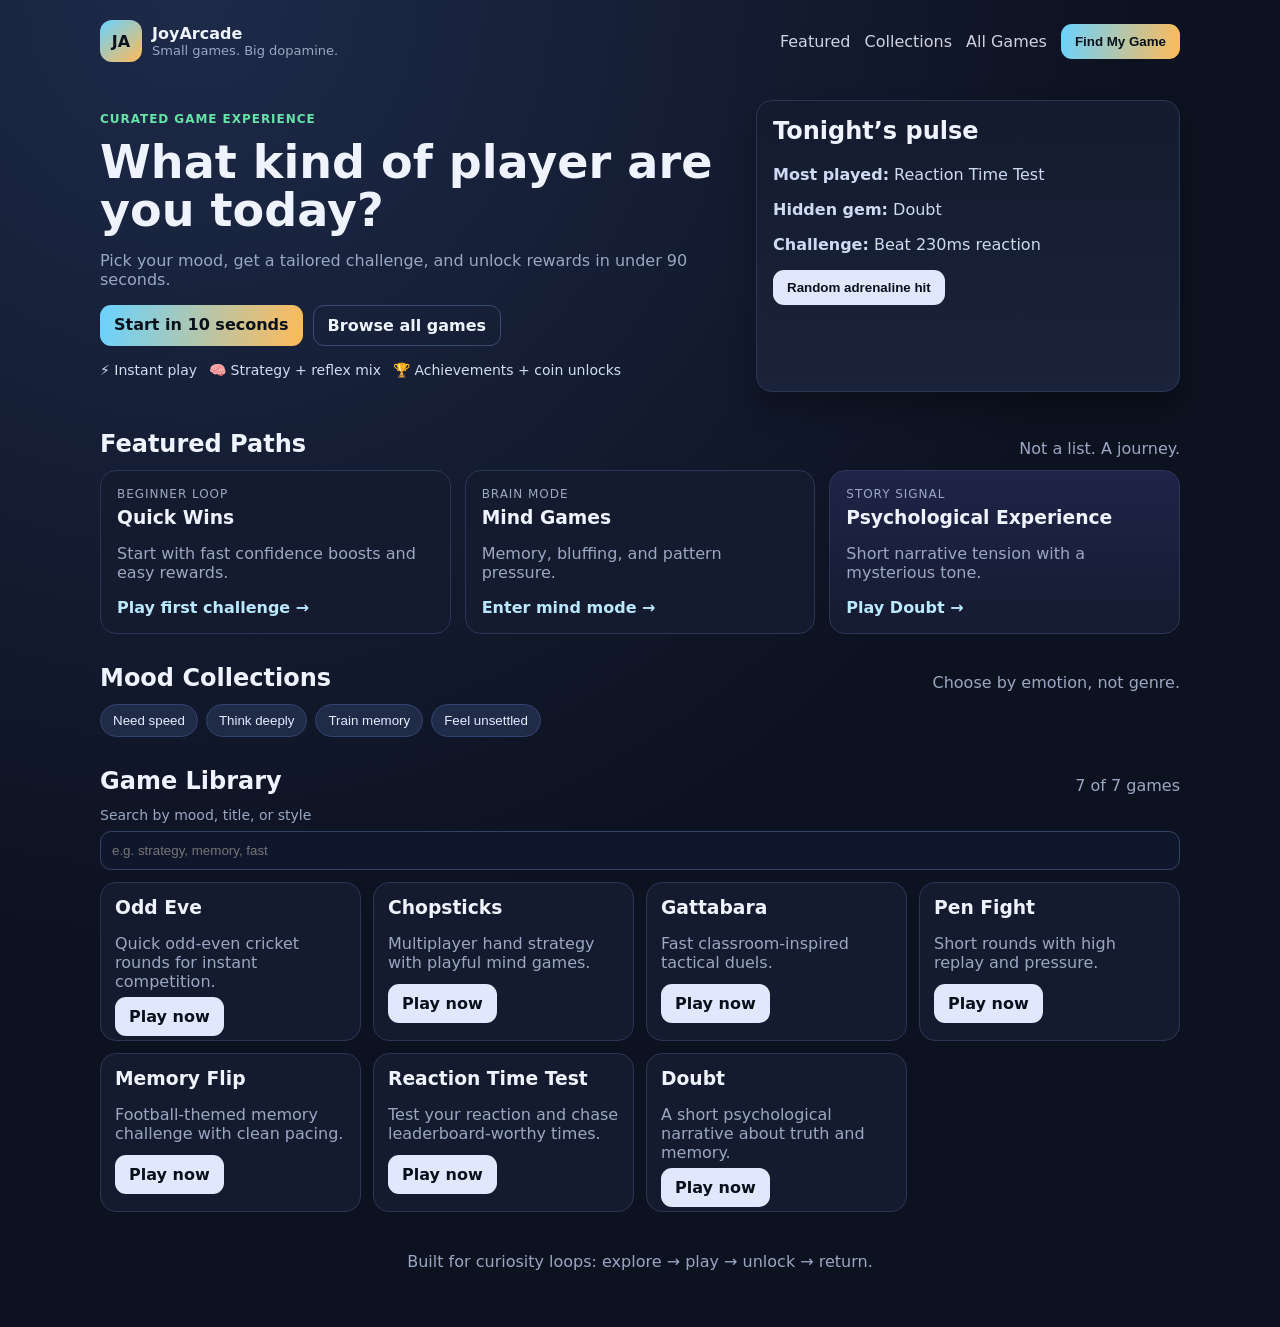
<file: index.html>
<!doctype html>
<html lang="en">
<head>
  <meta charset="utf-8" />
  <meta name="viewport" content="width=device-width, initial-scale=1" />
  <title>JoyArcade — The 90-Second Game Lab</title>
  <meta name="description" content="A curated indie game lab: fast rounds, psychological twists, and replay-worthy micro challenges." />
  <link rel="stylesheet" href="joyarcade.css" />
</head>
<body>
  <a class="skip" href="#main">Skip to content</a>

  <header class="topbar container">
    <div class="brand">
      <div class="logo" aria-hidden="true">JA</div>
      <div>
        <p class="brand-title">JoyArcade</p>
        <p class="brand-sub">Small games. Big dopamine.</p>
      </div>
    </div>

    <nav class="nav" aria-label="Primary">
      <a href="#featured">Featured</a>
      <a href="#collections">Collections</a>
      <a href="#games">All Games</a>
      <button id="take-quiz" class="btn btn-primary">Find My Game</button>
    </nav>
  </header>

  <main id="main" class="container">
    <section class="hero" aria-labelledby="hero-title">
      <div>
        <p class="eyebrow">CURATED GAME EXPERIENCE</p>
        <h1 id="hero-title">What kind of player are you today?</h1>
        <p class="hero-copy">Pick your mood, get a tailored challenge, and unlock rewards in under 90 seconds.</p>

        <div class="hero-actions">
          <a class="btn btn-primary" href="#featured">Start in 10 seconds</a>
          <a class="btn btn-ghost" href="#games">Browse all games</a>
        </div>

        <ul class="trust-row" aria-label="Platform highlights">
          <li>⚡ Instant play</li>
          <li>🧠 Strategy + reflex mix</li>
          <li>🏆 Achievements + coin unlocks</li>
        </ul>
      </div>

      <aside class="hero-panel" aria-label="Live activity preview">
        <h2>Tonight’s pulse</h2>
        <p><strong>Most played:</strong> Reaction Time Test</p>
        <p><strong>Hidden gem:</strong> Doubt</p>
        <p><strong>Challenge:</strong> Beat 230ms reaction</p>
        <button id="randomGameBtn" class="btn btn-secondary">Random adrenaline hit</button>
      </aside>
    </section>

    <section id="featured" class="section" aria-labelledby="featured-title">
      <div class="section-head">
        <h2 id="featured-title">Featured Paths</h2>
        <p>Not a list. A journey.</p>
      </div>
      <div class="path-grid">
        <article class="path-card">
          <p class="path-tag">BEGINNER LOOP</p>
          <h3>Quick Wins</h3>
          <p>Start with fast confidence boosts and easy rewards.</p>
          <a href="reactiontest/index.html">Play first challenge →</a>
        </article>
        <article class="path-card">
          <p class="path-tag">BRAIN MODE</p>
          <h3>Mind Games</h3>
          <p>Memory, bluffing, and pattern pressure.</p>
          <a href="memoryflip/index.html">Enter mind mode →</a>
        </article>
        <article class="path-card path-card-accent">
          <p class="path-tag">STORY SIGNAL</p>
          <h3>Psychological Experience</h3>
          <p>Short narrative tension with a mysterious tone.</p>
          <a href="chosen9/index.html">Play Doubt →</a>
        </article>
      </div>
    </section>

    <section id="collections" class="section" aria-labelledby="collections-title">
      <div class="section-head">
        <h2 id="collections-title">Mood Collections</h2>
        <p>Choose by emotion, not genre.</p>
      </div>
      <div class="chip-row">
        <button class="chip" data-filter="reflex">Need speed</button>
        <button class="chip" data-filter="strategy">Think deeply</button>
        <button class="chip" data-filter="memory">Train memory</button>
        <button class="chip" data-filter="story">Feel unsettled</button>
      </div>
    </section>

    <section id="games" class="section" aria-labelledby="games-title">
      <div class="section-head">
        <h2 id="games-title">Game Library</h2>
        <p id="result-count" aria-live="polite"></p>
      </div>

      <label class="search-wrap" for="game-search">
        <span>Search by mood, title, or style</span>
        <input id="game-search" type="search" placeholder="e.g. strategy, memory, fast" />
      </label>

      <div class="game-grid" id="game-grid">
        <article class="game-card" data-tags="reflex fast score" data-title="Odd Eve">
          <h3>Odd Eve</h3>
          <p>Quick odd-even cricket rounds for instant competition.</p>
          <a class="btn btn-secondary" href="OddEveOffline/index.html">Play now</a>
        </article>
        <article class="game-card" data-tags="strategy social" data-title="Chopsticks">
          <h3>Chopsticks</h3>
          <p>Multiplayer hand strategy with playful mind games.</p>
          <a class="btn btn-secondary" href="Chopsticks/index.html">Play now</a>
        </article>
        <article class="game-card" data-tags="strategy challenge" data-title="Gattabara">
          <h3>Gattabara</h3>
          <p>Fast classroom-inspired tactical duels.</p>
          <a class="btn btn-secondary" href="GTB V2.0/index.html">Play now</a>
        </article>
        <article class="game-card" data-tags="reflex challenge" data-title="Pen Fight">
          <h3>Pen Fight</h3>
          <p>Short rounds with high replay and pressure.</p>
          <a class="btn btn-secondary" href="penfight/index.html">Play now</a>
        </article>
        <article class="game-card" data-tags="memory logic" data-title="Memory Flip">
          <h3>Memory Flip</h3>
          <p>Football-themed memory challenge with clean pacing.</p>
          <a class="btn btn-secondary" href="memoryflip/index.html">Play now</a>
        </article>
        <article class="game-card" data-tags="reflex score fast" data-title="Reaction Time Test">
          <h3>Reaction Time Test</h3>
          <p>Test your reaction and chase leaderboard-worthy times.</p>
          <a class="btn btn-secondary" href="reactiontest/index.html">Play now</a>
        </article>
        <article class="game-card" data-tags="story mystery short" data-title="Doubt">
          <h3>Doubt</h3>
          <p>A short psychological narrative about truth and memory.</p>
          <a class="btn btn-secondary" href="chosen9/index.html">Play now</a>
        </article>
      </div>
    </section>
  </main>

  <footer class="container footer">
    <p>Built for curiosity loops: explore → play → unlock → return.</p>
  </footer>

  <script src="joyarcade.js"></script>
</body>
</html>
</file>
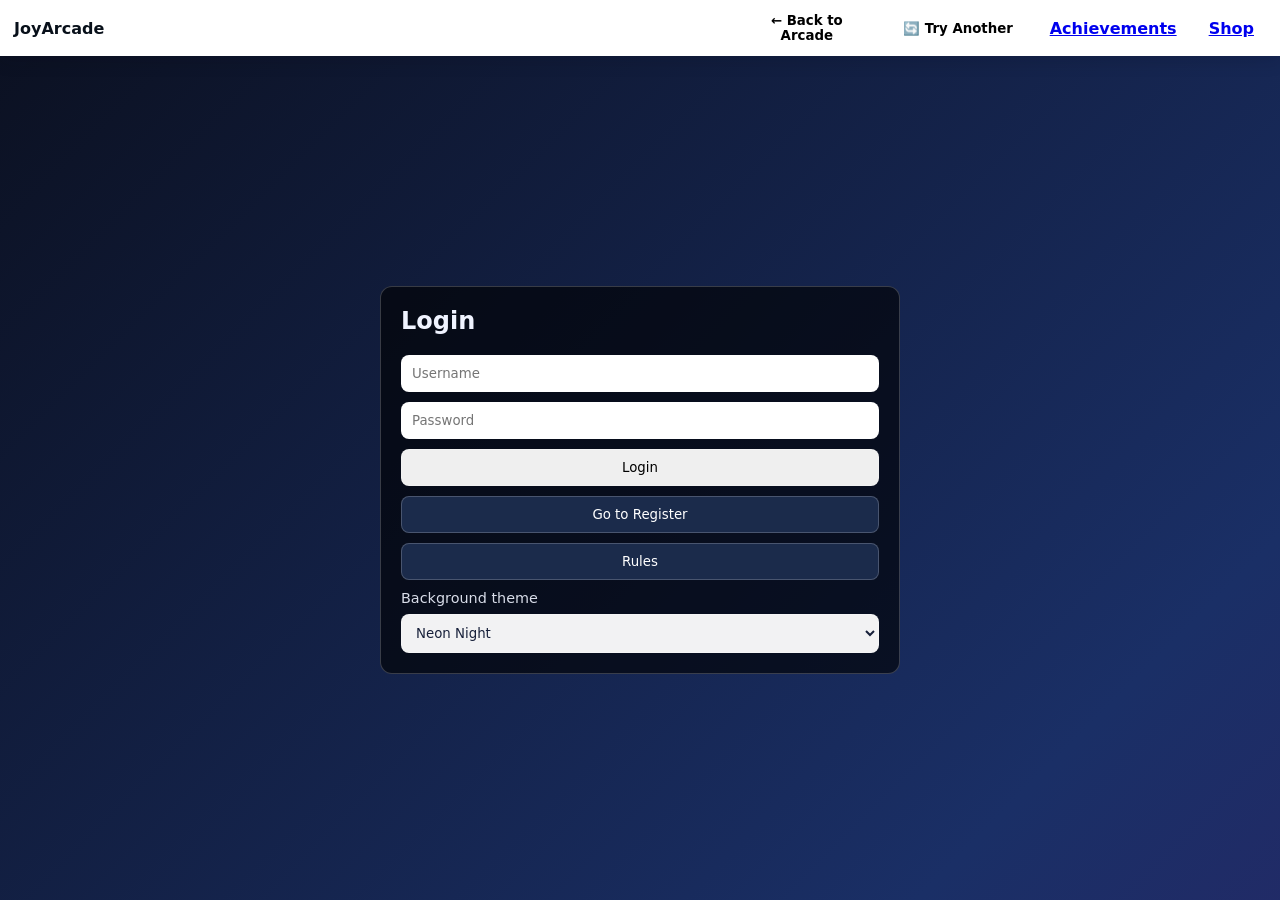
<file: Chopsticks/index.html>
<!DOCTYPE html>
<html lang="en">
<head>
  <meta charset="UTF-8" />
  <meta name="viewport" content="width=device-width, initial-scale=1.0" />
  <title>Chopsticks</title>
  <link rel="icon" href="assets/favicon.png" sizes="any" />
  <link rel="stylesheet" href="style.css" />
  <style>
    /* Minimal header for consistent JoyArcade navigation */
    .joy-header{position:fixed;left:0;right:0;top:0;height:56px;display:flex;align-items:center;justify-content:space-between;padding:8px 14px;background:linear-gradient(180deg,#fff,#fff);color:#08101a;box-shadow:0 6px 16px rgba(2,6,23,0.12);z-index:1200}
    .joy-brand{display:flex;align-items:center;gap:10px;font-weight:800}
    .joy-nav{display:flex;gap:8px;align-items:center}
    .joy-btn{background:transparent;border:0;padding:8px 12px;border-radius:10px;cursor:pointer;font-weight:700}
    .joy-btn.primary{background:linear-gradient(90deg,#2bb3ff,#ffb020);color:#08101a}
    body{padding-top:76px}
  </style>
</head>
<body>
  <link rel="stylesheet" href="../joyarcade.css">
  <header class="joy-header" role="banner">
    <div class="joy-brand"><a href="../index.html" style="text-decoration:none;color:inherit">JoyArcade</a></div>
    <nav class="joy-nav">
      <button id="backToArcade" class="joy-btn">← Back to Arcade</button>
      <button id="tryAnother" class="joy-btn">🔄 Try Another</button>
      <a href="../achievements.html" class="joy-btn">Achievements</a>
      <a href="../shop.html" class="joy-btn">Shop</a>
    </nav>
  </header>
  <div id="auth" class="panel">
    <h2>Login</h2>
    <input id="loginUser" placeholder="Username" autocomplete="username" />
    <input id="loginPass" type="password" placeholder="Password" autocomplete="current-password" />
    <button id="loginBtn">Login</button>
    <button id="goRegisterBtn" class="secondary">Go to Register</button>
    <button id="goRulesBtn" class="secondary">Rules</button>

    <label for="bgPicker" class="label">Background theme</label>
    <select id="bgPicker">
      <option value="neon">Neon Night</option>
      <option value="sunset">Sunset Glow</option>
      <option value="ocean">Ocean Mist</option>
      <option value="forest">Forest Dusk</option>
      <option value="space">Deep Space</option>
    </select>
  </div>

  <div id="register" class="panel hidden">
    <h2>Register</h2>
    <input id="regUser" placeholder="Username" autocomplete="username" />
    <input id="regPass" type="password" placeholder="Password" autocomplete="new-password" />
    <button id="registerBtn">Create Account</button>
    <button id="backLoginFromRegisterBtn" class="secondary">Back to Login</button>
  </div>

  <div id="rules" class="panel hidden rules-card">
    <h2>Game Rules</h2>
    <ul>
      <li>Start: you and AI both begin with <strong>(1,1)</strong>.</li>
      <li>Attack: target += attacker; if target is 5 or more, it becomes 0.</li>
      <li>Dead hands (0) cannot attack or be attacked.</li>
      <li>Merge: only if both hands are alive and total is 4 or less.</li>
      <li>Split: choose two values from 0-4 that keep same total.</li>
      <li>You win when AI has (0,0). You lose when you have (0,0).</li>
      <li>AI difficulty levels adjust how many moves ahead it thinks.</li>
      <li>Have fun and try to outsmart the AI!</li>
      <li>Checkout my other projects at <a href="https://oddeve.netlify.app">Odd-Eve</a></li>
      <li>An updated version is here! <a href="https://cyberoddeven.netlify.app">Updated Odd-Eve</a></li>
      <li>Note: Game may be not chrome-friendly.</li>
    </ul>
    <button id="backLoginFromRulesBtn">Back to Login</button>
  </div>

  <div id="game" class="panel hidden">
    <header>
      <span id="welcome"></span>
      <button id="logoutBtn">Logout</button>
    </header>

    <section class="meta">
      <p id="scoreboard" class="status">Wins: <span id="winsCount">0</span> | Losses: <span id="lossesCount">0</span></p>
      <label class="label" for="difficultySelect">AI Difficulty</label>
      <select id="difficultySelect">
        <option value="easy">Easy (1 move lookahead)</option>
        <option value="medium">Medium (2 moves lookahead)</option>
        <option value="hard">Hard (3 moves lookahead)</option>
      </select>
    </section>

    <div class="board">
      <div class="player">
        <img id="pL" alt="Your left hand" />
        <img id="pR" alt="Your right hand" />
      </div>

      <div class="controls">
        <button id="mergeBtn">Merge</button>
        <button id="splitBtn">Split</button>
      </div>

      <div class="ai">
        <img id="aL" alt="AI left hand" />
        <img id="aR" alt="AI right hand" />
      </div>
    </div>

    <p id="turnStatus" class="status">Your turn</p>
    <p id="trashTalk" class="trash-talk">Ready when you are 👀</p>
    <p class="hint">Select your hand, then click an AI hand to attack.</p>
  </div>

  <div id="end" class="hidden">
    <img id="endImg" alt="Game result" />
    <h2 id="endText"></h2>
    <button id="playAgainBtn">Play Again</button>
  </div>

  <script src="script.js"></script>
  <script>
    (function(){
      const back = document.getElementById('backToArcade');
      const tryBtn = document.getElementById('tryAnother');
      back && back.addEventListener('click', () => location.href = '../index.html');
      const other = ['../reactiontest/index.html','../memoryflip/index.html','../OddEveOffline/index.html','../penfight/index.html','../chosen9/index.html','../GTB V2.0/index.html'];
      tryBtn && tryBtn.addEventListener('click', () => { location.href = other[Math.floor(Math.random()*other.length)]; });
    })();
  </script>
  <script src="../joyarcade.js"></script>
</body>
</html>
</file>
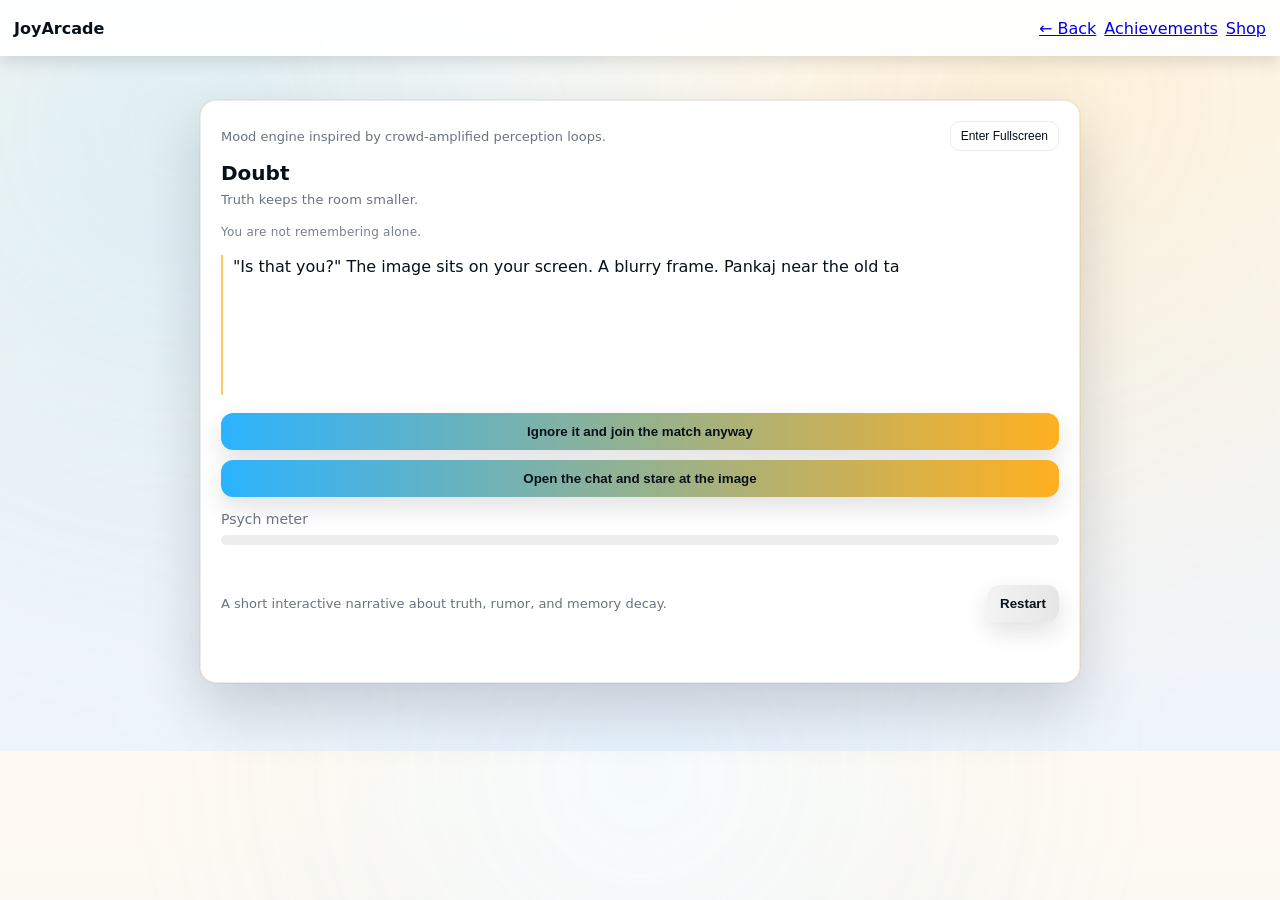
<file: chosen9/index.html>
<!doctype html>
<html lang="en">
<head>
<meta charset="utf-8" />
<meta name="viewport" content="width=device-width,initial-scale=1" />
<title>Doubt - JoyArcade Narrative</title>
<link rel="stylesheet" href="../joyarcade.css">
<style>
  :root{
    --bg-top:#fffaf1;
    --bg-bottom:#eef4fb;
    --panel:#ffffff;
    --panel-border:rgba(8,16,26,0.08);
    --text:#08101a;
    --muted:#6b7280;
    --choice-1:#2bb3ff;
    --choice-2:#ffb020;
    --meter-1:#ffb020;
    --meter-2:#ff7a7a;
    --glow:rgba(255,176,32,0.18);
  }
  body{font-family:Inter,system-ui,Arial,sans-serif;margin:0;padding:28px;background:
    radial-gradient(circle at top,rgba(255,255,255,0.9),transparent 36%),
    linear-gradient(180deg,var(--bg-top),var(--bg-bottom));color:var(--text);transition:background .45s ease,color .45s ease}
  body.doubt-mid{
    --bg-top:#131a2f;
    --bg-bottom:#050811;
    --panel:rgba(10,15,29,0.88);
    --panel-border:rgba(155,219,255,0.12);
    --text:#edf2ff;
    --muted:#aab4cc;
    --choice-1:#9bdbff;
    --choice-2:#ffb56a;
    --meter-1:#ffcf68;
    --meter-2:#ff7d9e;
    --glow:rgba(155,219,255,0.14);
  }
  body.doubt-high{
    --bg-top:#080b14;
    --bg-bottom:#010205;
    --panel:rgba(8,10,18,0.94);
    --panel-border:rgba(255,122,122,0.18);
    --text:#f6f2f2;
    --muted:#cfb9b9;
    --choice-1:#ffd166;
    --choice-2:#ff6b6b;
    --meter-1:#ffd166;
    --meter-2:#ff4d6d;
    --glow:rgba(255,77,109,0.12);
  }
  .container{max-width:880px;margin:72px auto 40px;padding:20px;background:var(--panel);border:1px solid var(--panel-border);border-radius:16px;box-shadow:0 26px 60px rgba(2,6,23,0.16),0 0 0 1px var(--glow);backdrop-filter:blur(10px);transition:background .45s ease,border-color .45s ease,box-shadow .45s ease}
  .bg-ambience{position:fixed;inset:-10%;pointer-events:none;z-index:-1;opacity:.55;filter:blur(34px);background:
    radial-gradient(circle at 20% 20%,rgba(43,179,255,.26),transparent 40%),
    radial-gradient(circle at 75% 18%,rgba(255,176,32,.22),transparent 42%),
    radial-gradient(circle at 50% 80%,rgba(155,219,255,.18),transparent 44%);
    animation:drift 16s ease-in-out infinite alternate}
  body.doubt-mid .bg-ambience{opacity:.72;animation-duration:12s}
  body.doubt-high .bg-ambience{opacity:.86;animation-duration:8s;filter:blur(22px) saturate(1.1)}
  .screen-flash{animation:screenPulse .4s ease}
  .choice-btn:active{transform:translateY(1px) scale(.995)}
  .choice-btn.pop{animation:pop .22s ease}
  .hud{display:flex;justify-content:space-between;align-items:center;gap:10px;margin-bottom:12px}
  .hud .small-btn{border:1px solid var(--panel-border);background:transparent;color:var(--text);padding:7px 10px;border-radius:10px;font-size:12px;cursor:pointer}
  .hud .small-btn:hover{filter:brightness(1.04)}
  h1{margin:0 0 8px;font-size:20px}
  #statusLine{margin:2px 0 18px;font-size:13px;color:var(--muted);letter-spacing:.01em}
  #text{white-space:pre-wrap;min-height:140px;margin-bottom:18px;font-size:16px;line-height:1.55}
  #text.typing{border-left:2px solid rgba(255,176,32,.7);padding-left:10px;animation:caret .9s step-end infinite}
  #choices{display:flex;flex-direction:column;gap:10px}
  .choice-btn{padding:11px 13px;border-radius:12px;border:0;background:linear-gradient(90deg,var(--choice-1),var(--choice-2));font-weight:700;cursor:pointer;color:#08101a;box-shadow:0 10px 24px rgba(2,6,23,0.12);transition:transform .16s ease,box-shadow .16s ease,filter .16s ease}
  .choice-btn:hover{transform:translateY(-1px);filter:saturate(1.04)}
  .muted{color:var(--muted);font-size:14px}
  .meter{height:10px;background:rgba(127,127,127,0.14);border-radius:999px;overflow:hidden;margin-top:8px}
  .meter>i{display:block;height:100%;background:linear-gradient(90deg,var(--meter-1),var(--meter-2));width:0%;transition:width .25s ease}
  .footer{display:flex;justify-content:space-between;align-items:center;gap:14px;margin-top:16px}
  .small{font-size:13px;color:var(--muted)}
  .whisper{margin:8px 0 14px;font-size:12px;color:var(--muted);opacity:.9;letter-spacing:.02em;min-height:16px}
  .tension-wrap{display:none;margin:0 0 14px}
  .tension-wrap.active{display:block}
  .tension-label{font-size:11px;color:var(--muted);margin-bottom:6px;text-transform:uppercase;letter-spacing:.06em}
  .tension-bar{height:7px;border-radius:999px;background:rgba(127,127,127,.16);overflow:hidden}
  .tension-bar>i{display:block;height:100%;width:100%;background:linear-gradient(90deg,#ffd166,#ff4d6d)}
  .ja-modal{display:none}
  .joy-header{position:fixed;left:0;right:0;top:0;height:56px;display:flex;align-items:center;justify-content:space-between;padding:8px 14px;background:linear-gradient(180deg,rgba(255,255,255,0.96),rgba(255,255,255,0.92));color:#08101a;box-shadow:0 6px 16px rgba(2,6,23,0.12);z-index:1200}
  @media (max-width: 640px){
    body{padding:18px}
    .container{margin:72px auto 28px;padding:16px}
    .footer{flex-direction:column;align-items:stretch}
  }
  @keyframes drift{
    0%{transform:translate3d(-2%,-1%,0) scale(1)}
    100%{transform:translate3d(2%,2%,0) scale(1.08)}
  }
  @keyframes pop{
    0%{transform:scale(.98)}
    100%{transform:scale(1)}
  }
  @keyframes screenPulse{
    0%{filter:brightness(1)}
    50%{filter:brightness(1.14)}
    100%{filter:brightness(1)}
  }
  @keyframes caret{
    0%,100%{border-left-color:transparent}
    50%{border-left-color:rgba(255,176,32,.7)}
  }
</style>
</head>
<body>
<header class="joy-header"><div style="font-weight:800">JoyArcade</div><nav style="display:flex;gap:8px"><a href="../index.html" class="joy-btn">← Back</a><a href="../achievements.html" class="joy-btn">Achievements</a><a href="../shop.html" class="joy-btn">Shop</a></nav></header>
<div class="bg-ambience" aria-hidden="true"></div>

<div class="container" role="main">
  <div class="hud">
    <div class="small">Mood engine inspired by crowd-amplified perception loops.</div>
    <button id="fullscreenBtn" class="small-btn" type="button">Enter Fullscreen</button>
  </div>
  <h1>Doubt</h1>
  <div id="statusLine">A lie is small until someone believes it.</div>
  <div id="whisperLine" class="whisper"></div>
  <div id="tensionWrap" class="tension-wrap">
    <div class="tension-label">Pressure window</div>
    <div class="tension-bar"><i id="tensionBar"></i></div>
  </div>
  <div id="text">Loading...</div>
  <div id="choices"></div>

  <div style="margin-top:14px">
    <div class="muted">Psych meter</div>
    <div class="meter"><i id="meterBar"></i></div>
  </div>

  <div class="footer">
    <div class="small">A short interactive narrative about truth, rumor, and memory decay.</div>
    <div><button id="restart" class="choice-btn" style="background:linear-gradient(90deg,#f3f3f3,#e6e6e6);">Restart</button></div>
  </div>
</div>

<script>
let currentScene = "start";
let state = {
  liedAboutAnuj: false,
  spreadFear: false,
  doubtLevel: 0,
  socialDamage: 0,
  watchedDemo: false,
  confrontedAnuj: false,
  cornerClosed: false
};
let sceneTimer = null;
let sceneTimerTick = null;
let textAnimator = null;
let isTyping = false;

const whispers = [
  "You are not remembering alone.",
  "Rumor runs faster than proof.",
  "Someone else is editing your sentence.",
  "The corner is listening now.",
  "You can still stop this."
];

const scenes = {
  start: {
    text: "\"Is that you?\" The image sits on your screen. A blurry frame. Pankaj near the old tank room corner.\n\nThe group chat lights up before you can zoom in.",
    choices: [
      { text: "Ignore it and join the match anyway", next: "pre_match" },
      { text: "Open the chat and stare at the image", next: "pre_match", effect: () => { state.doubtLevel += 1; } }
    ]
  },
  pre_match: {
    text: "The jokes come first. Then the dares.\n\nSomeone says the corner is haunted. Someone else says Pankaj edited the image. Nobody really believes it.\n\nYou save the picture anyway.",
    choices: [
      { text: "Laugh it off and keep playing", next: "chain_game" },
      { text: "Say the room felt wrong even yesterday", next: "chain_game", effect: () => { state.spreadFear = true; state.socialDamage += 1; } }
    ]
  },
  chain_game: {
    text: "Round after round, you start reading everyone perfectly. Hiding spots. Routes. Habits. Winning becomes mechanical.\n\nThat makes the tank room feel worse, not better.",
    choices: [ { text: "Follow the group into the next round", next: "ghost_game" } ]
  },
  ghost_game: {
    text: "You press yourself behind the tank. Dust. Metal. A blind corner.\n\nFootsteps stop outside. Silence keeps going long after it should.",
    timer: 7,
    timeoutNext: "caught_by_anuj",
    timeoutEffect: () => { state.doubtLevel += 1; },
    choices: [
      { text: "Stay perfectly still", next: "caught_by_anuj" },
      { text: "Peek toward the corridor", next: "caught_by_anuj", effect: () => { state.doubtLevel += 1; } }
    ]
  },
  caught_by_anuj: {
    text: "\"Got you.\" Anuj pulls you out with a quick tug and a grin that looks too certain.\n\nThe others barely notice. The round moves on.",
    choices: [
      { text: "Accept it and leave with him", next: "normal_exit" },
      { text: "Lie: \"You didn't catch me properly\"", next: "lie_exit", effect: () => { state.liedAboutAnuj = true; state.doubtLevel += 1; state.socialDamage += 1; } }
    ]
  },
  lie_exit: {
    text: "You walk out first.\n\n\"He didn't even come near me.\"\n\nIt is a small lie. Clean. Easy. The kind that only needs one listener.",
    choices: [
      { text: "Add: \"Something touched me in the dark\"", next: "group_fear", effect: () => { state.spreadFear = true; state.doubtLevel += 1; state.socialDamage += 1; } },
      { text: "Leave it at that", next: "group_neutral" }
    ]
  },
  group_fear: {
    text: "The story changes shape as soon as it leaves your mouth.\n\nBy the time three people repeat it back, Anuj is no longer a guy who grabbed you in a game. He is the boy standing in the wrong corner after the lights go out.",
    choices: [ { text: "Watch everyone absorb it", next: "group_panics" } ]
  },
  group_neutral: {
    text: "No one fully buys it. But they do glance at Anuj differently.\n\nA weak lie still leaves fingerprints.",
    choices: [ { text: "Keep playing", next: "group_aftertaste" } ]
  },
  group_panics: {
    text: "Nobody wants the tank room now.\n\nPeople start pointing out details you never said. A cold patch. A hand on a shoulder. A face in the reflection. The corner gets marked off like something contagious.",
    choices: [
      { text: "Let the panic grow", next: "paranoia_scene", effect: () => { state.cornerClosed = true; state.doubtLevel += 1; state.socialDamage += 1; } },
      { text: "Try to soften the story", next: "paranoia_scene", effect: () => { state.doubtLevel += 1; } }
    ]
  },
  group_aftertaste: {
    text: "The match resumes, but the rhythm is off.\n\nSomeone asks who was near the corner. Someone else says they heard two sets of footsteps. The room keeps your sentence longer than you meant it to.",
    choices: [ { text: "Stay with the group", next: "paranoia_scene" } ]
  },
  paranoia_scene: {
    text: "By evening, people start remembering things differently.\n\nSomeone swears Anuj never used to go near that side. Someone else says he always did. You know memory is bending because you can feel yours bending first.",
    choices: [
      { text: "Check the corner again", next: "touch_scene", effect: () => { state.doubtLevel += 1; } },
      { text: "Stay away and listen to the rumors", next: "touch_scene", effect: () => { state.spreadFear = true; state.socialDamage += 1; } }
    ]
  },
  touch_scene: {
    condition: () => state.liedAboutAnuj,
    fallback: "quiet_aftermath",
    text: "Near the sealed-off corner, somebody jerks away and blurts out, \"Did you just touch me?\"\n\nThree people answer at once. None of them say the same thing.",
    timer: 6,
    timeoutNext: "anuj_checks",
    timeoutEffect: () => { state.spreadFear = true; state.doubtLevel += 1; },
    choices: [
      { text: "Say nothing", next: "anuj_checks" },
      { text: "Repeat your story louder", next: "anuj_checks", effect: () => { state.spreadFear = true; state.doubtLevel += 1; state.socialDamage += 1; } }
    ]
  },
  quiet_aftermath: {
    text: "Because you told the truth, the strange moment never grows teeth.\n\nThe corner is only a corner. The game is only a game. Even so, you still remember how long that silence lasted behind the tank.",
    choices: [ { text: "Sit with the unease", next: "ending" } ]
  },
  anuj_checks: {
    text: "Anuj hears the whispering and walks straight to the corner.\n\n\"Watch,\" he says.\n\nThere is something mean in how calm he sounds. Or maybe you only hear it because of what you started.",
    choices: [
      { text: "Observe closely", next: "anuj_reveal", effect: () => { state.watchedDemo = true; state.doubtLevel += 1; } },
      { text: "Look away", next: "uneasy_end", effect: () => { state.doubtLevel += 1; } }
    ]
  },
  anuj_reveal: {
    text: "Anuj smirks and reaches toward the wall.\n\n\"See? Nothing there.\"\n\nRight hand.\n\nYou remember telling everyone it was his left.",
    choices: [
      { text: "Ignore the mismatch", next: "uneasy_end" },
      { text: "Confront him", next: "glitch_scene", effect: () => { state.confrontedAnuj = true; state.doubtLevel += 2; } }
    ]
  },
  glitch_scene: {
    text: "\"When did I use my right hand?\" Anuj asks.\n\nNo one laughs.\n\nYou open your mouth to say left, because that is what you remember saying, except now the memory arrives secondhand, like something overheard through a wall.",
    timer: 8,
    timeoutNext: "fracture_scene",
    timeoutEffect: () => { state.doubtLevel += 1; state.socialDamage += 1; },
    choices: [
      { text: "Insist you remember", next: "fracture_scene", effect: () => { state.doubtLevel += 1; state.socialDamage += 1; } },
      { text: "Stop talking", next: "fracture_scene", effect: () => { state.doubtLevel += 1; } }
    ]
  },
  fracture_scene: {
    text: "The group starts correcting itself in real time.\n\n\"No, he said right.\"\n\n\"No, you said left first.\"\n\n\"No, the room was closed before that.\"\n\nEvery version has your voice in it somewhere.",
    choices: [
      { text: "Follow the argument until it breaks", next: "mental_break", effect: () => { state.doubtLevel += 1; } },
      { text: "Leave before anyone settles it", next: "ending", effect: () => { state.doubtLevel += 1; } }
    ]
  },
  uneasy_end: {
    text: "People pretend to move on.\n\nBut the corner stays empty. Anuj stops smiling. You stop trusting the exact shape of your own sentence.",
    choices: [ { text: "Later...", next: "ending" } ]
  },
  mental_break: {
    text: "Your memory frays in public.\n\nLeft becomes maybe. Maybe becomes never. The lie that began as protection now feels older than you are, as if you only stepped into a story already waiting for someone reckless enough to tell it.",
    choices: [ { text: "Face it", next: "ending" } ]
  },
  normal_exit: {
    text: "You accept getting caught. The round ends. Anuj forgets it before dinner.\n\nLater, when someone mentions the old image again, nobody can agree whether it was even creepy in the first place. Honesty makes the whole thing smaller.",
    choices: [ { text: "Next day", next: "ending" } ]
  },
  ending: {
    text: "Night settles in. The story does not.",
    choices: [ { text: "See what remains", next: "compute_end" } ]
  },
  ending_normal: {
    text: "You kept the moment honest, so it never learned how to haunt you.\n\nBy the end of the week, the corner is just another part of the map.\n\n\"I overthought it,\" you tell yourself, and this time the sentence is true enough to let you sleep.",
    choices: [ { text: "Restart", next: "start" } ]
  },
  ending_uncertain: {
    text: "You only bent the truth a little, but other people finished the job for you.\n\nNow the corner belongs to rumor, and rumor never gives borrowed things back.\n\n\"It wasn't real... right?\" you think, already knowing the worse answer: it became real because you needed it to.",
    choices: [ { text: "Restart", next: "start" } ]
  },
  ending_break: {
    text: "By the time you try to untangle it, every version of the night includes a different you.\n\nOne lied. One warned everyone. One watched Anuj prove nothing was there. One saw the wrong hand anyway.\n\n\"I knew I lied. I just couldn't remember how anymore.\"",
    choices: [ { text: "Restart", next: "start" } ]
  },
  ending_true: {
    text: "You made it up.\n\nThat part is clear.\n\nBut the corner is still empty, the group still flinches when someone walks behind them, and Anuj still refuses to talk about that night.\n\nIf a lie can reorganize everyone's memory, what exactly stops it from becoming a place?",
    choices: [ { text: "Restart", next: "start" } ]
  }
};

function getEndingKey(){
  if (state.liedAboutAnuj && state.spreadFear && state.socialDamage >= 3 && state.doubtLevel >= 4) return "ending_true";
  if (!state.liedAboutAnuj && state.doubtLevel <= 2) return "ending_normal";
  if (state.doubtLevel >= 5 || (state.confrontedAnuj && state.watchedDemo)) return "ending_break";
  return "ending_uncertain";
}

function getStatusLine(sceneKey){
  if (sceneKey.startsWith("ending_")) return "What survives is not always what happened.";
  if (!state.liedAboutAnuj) return "Truth keeps the room smaller.";
  if (state.spreadFear && state.cornerClosed) return "Your lie has a location now.";
  if (state.spreadFear) return "Other people are carrying your lie for you.";
  if (state.doubtLevel >= 4) return "You are no longer remembering alone.";
  return "A lie is small until someone believes it.";
}

function updateMeter(){
  const pct = Math.max(0, Math.min(100, Math.round((state.doubtLevel / 7) * 100)));
  document.getElementById("meterBar").style.width = pct + "%";
  document.body.classList.toggle("doubt-mid", state.doubtLevel >= 3);
  document.body.classList.toggle("doubt-high", state.doubtLevel >= 5);
  if (state.doubtLevel >= 5) {
    document.body.classList.add("screen-flash");
    setTimeout(() => document.body.classList.remove("screen-flash"), 250);
  }
  const whisperLine = document.getElementById("whisperLine");
  whisperLine.innerText = whispers[Math.min(whispers.length - 1, Math.floor(Math.random() * whispers.length))];
}

function clearSceneTimers() {
  if (sceneTimer) clearTimeout(sceneTimer);
  if (sceneTimerTick) clearInterval(sceneTimerTick);
  sceneTimer = null;
  sceneTimerTick = null;
  const wrap = document.getElementById("tensionWrap");
  wrap.classList.remove("active");
  document.getElementById("tensionBar").style.width = "100%";
}

function animateSceneText(text) {
  const textEl = document.getElementById("text");
  if (textAnimator) clearInterval(textAnimator);
  textEl.innerText = "";
  textEl.classList.add("typing");
  isTyping = true;
  let idx = 0;
  textAnimator = setInterval(() => {
    idx += (state.doubtLevel >= 5 ? 2 : 1);
    textEl.innerText = text.slice(0, idx);
    if (idx >= text.length) {
      clearInterval(textAnimator);
      textAnimator = null;
      isTyping = false;
      textEl.classList.remove("typing");
      textEl.innerText = text;
    }
  }, state.doubtLevel >= 4 ? 10 : 16);
}

function showScene(sceneKey){
  clearSceneTimers();
  if (sceneKey === "compute_end") {
    showScene(getEndingKey());
    return;
  }
  const scene = scenes[sceneKey];
  if (!scene) {
    console.warn("Missing scene", sceneKey);
    return;
  }
  if (scene.condition && !scene.condition()) {
    showScene(scene.fallback || "ending");
    return;
  }
  currentScene = sceneKey;
  animateSceneText(scene.text);
  document.getElementById("statusLine").innerText = getStatusLine(sceneKey);
  if (scene.timer && scene.timeoutNext) {
    const wrap = document.getElementById("tensionWrap");
    const bar = document.getElementById("tensionBar");
    wrap.classList.add("active");
    const total = scene.timer * 1000;
    const started = Date.now();
    sceneTimerTick = setInterval(() => {
      const elapsed = Date.now() - started;
      const left = Math.max(0, total - elapsed);
      bar.style.width = `${Math.round((left / total) * 100)}%`;
    }, 50);
    sceneTimer = setTimeout(() => {
      if (scene.timeoutEffect) {
        try { scene.timeoutEffect(); } catch (e) {}
      }
      showScene(scene.timeoutNext);
    }, total);
  }
  const choicesDiv = document.getElementById("choices");
  choicesDiv.innerHTML = "";
  scene.choices.forEach((choice) => {
    const btn = document.createElement("button");
    btn.className = "choice-btn";
    btn.innerText = choice.text;
    btn.onclick = () => {
      btn.classList.add("pop");
      if (choice.effect) {
        try {
          choice.effect();
          updateMeter();
        } catch (e) {}
      }
      if (choice.next) showScene(choice.next);
    };
    choicesDiv.appendChild(btn);
  });
  const textEl = document.getElementById("text");
  textEl.onclick = () => {
    if (isTyping) {
      if (textAnimator) clearInterval(textAnimator);
      textAnimator = null;
      isTyping = false;
      textEl.classList.remove("typing");
      textEl.innerText = scene.text;
    }
  };
  updateMeter();
}

document.getElementById("restart").addEventListener("click", () => {
  state = {
    liedAboutAnuj: false,
    spreadFear: false,
    doubtLevel: 0,
    socialDamage: 0,
    watchedDemo: false,
    confrontedAnuj: false,
    cornerClosed: false
  };
  showScene("start");
});

const fullscreenBtn = document.getElementById("fullscreenBtn");
function syncFullscreenLabel() {
  fullscreenBtn.innerText = document.fullscreenElement ? "Exit Fullscreen" : "Enter Fullscreen";
}
fullscreenBtn.addEventListener("click", async () => {
  try {
    if (!document.fullscreenElement) {
      await document.documentElement.requestFullscreen();
    } else {
      await document.exitFullscreen();
    }
  } catch (e) {
    console.warn("Fullscreen not available", e);
  } finally {
    syncFullscreenLabel();
  }
});
document.addEventListener("fullscreenchange", syncFullscreenLabel);
syncFullscreenLabel();

showScene("start");

window.DoubtGame = { get state(){ return state; }, scenes, showScene };
</script>

<script src="../joyarcade.js"></script>
</body>
</html>
</file>
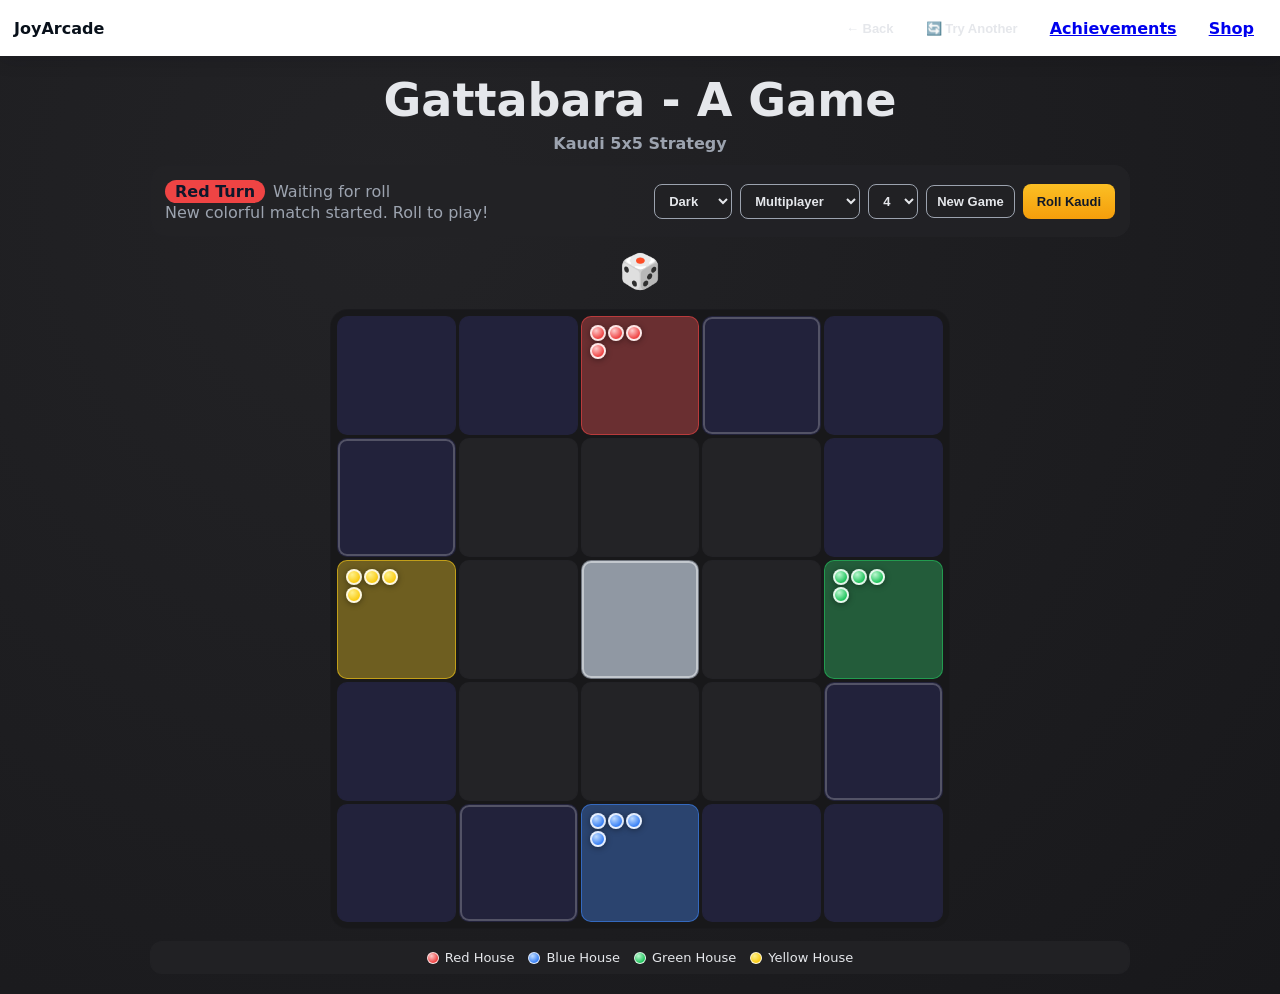
<file: GTB V2.0/index.html>
<!DOCTYPE html>
<html lang="en">
<head>
  <meta charset="UTF-8" />
  <meta name="viewport" content="width=device-width, initial-scale=1.0" />
  <title>Gattabara - A Game</title>
  <style>
    :root {
      --bg: #121317;
      --panel: #1a1d24;
      --cell: #242833;
      --cell2: #2e3442;
      --safe: #4b5563;
      --text: #e5e7eb;
      --muted: #9ca3af;
      --track: #22223b;
      --red: #ef4444;
      --blue: #3b82f6;
      --green: #22c55e;
      --yellow: #facc15;
    }

    * { box-sizing: border-box; }
    body {
      margin: 0;
      background: var(--bg-gradient, radial-gradient(circle at top, #1c2230 0%, var(--bg) 60%));
      color: var(--text);
      font-family: Inter, system-ui, sans-serif;
      min-height: 100vh;
      display: grid;
      place-items: center;
      padding: 20px;
    }
    .wrap { width: min(980px, 96vw); }
    h1 { text-align: center; margin: 0 0 6px; font-size: clamp(20px, 3.8vw, 30px); }
    h2 { text-align: center; margin: 0 0 12px; color: var(--muted); font-size: 1rem; }

    .hud {
      display: grid;
      grid-template-columns: 1fr auto;
      gap: 12px;
      align-items: center;
      background: color-mix(in srgb, var(--panel) 85%, transparent);
      border: 1px solid color-mix(in srgb, var(--panel) 40%, transparent);
      border-radius: 16px;
      padding: 14px;
      margin-bottom: 14px;
    }
    .turn-pill {
      display: inline-block;
      padding: 2px 10px;
      border-radius: 999px;
      font-weight: 800;
      color: #0f172a;
      margin-right: 8px;
    }
    .muted { color: var(--muted); }
    .controls { display: flex; align-items: center; gap: 8px; flex-wrap: wrap; justify-content: flex-end; }
    #difficultyWrap { display: none; }
    #difficultyWrap.show { display: inline-flex; }

    select, button {
      border-radius: 8px;
      border: 1px solid var(--muted);
      background: color-mix(in srgb, var(--panel) 85%, var(--bg) 15%);
      color: var(--text);
      padding: 8px 10px;
      font-weight: 600;
      font-size: 13px;
    }
    button { cursor: pointer; }
    #rollBtn {
      border: 0;
      background: linear-gradient(180deg, #fbbf24, #f59e0b);
      color: #111827;
      font-weight: 800;
      padding: 10px 14px;
    }
        <script src="../joyarcade.js"></script>
    #rollBtn[disabled] { opacity: 0.45; cursor: not-allowed; }

    #dice { text-align: center; margin: 10px 0 14px; font-size: 34px; font-weight: 800; min-height: 44px; }
    #dice.rolling { opacity: 0.25; transition: opacity 220ms ease; }

    #board {
      width: min(86vw, 620px);
      aspect-ratio: 1;
      margin: 0 auto;
      display: grid;
      grid-template-columns: repeat(5, 1fr);
      gap: 3px;
      background: color-mix(in srgb, var(--bg) 92%, transparent);
      padding: 6px;
      border-radius: 18px;
      border: 1px solid color-mix(in srgb, var(--panel) 30%, transparent);
      position: relative;
      overflow: hidden;
    }
    .cell {
      position: relative;
      border-radius: 10px;
      background: color-mix(in srgb, var(--cell) 90%, transparent);
      border: 1px solid color-mix(in srgb, var(--cell) 30%, transparent);
      min-height: 68px;
      overflow: hidden;
    }
    .cell.track:not(.safe) {
      background: var(--track);
      border: 1px solid color-mix(in srgb, var(--track) 30%, transparent);
    }
    .safe { background: var(--safe); }
    .center { background: var(--cell2); }
    .inner-entry { box-shadow: inset 0 0 0 2px rgba(255,255,255,0.22); }
    .final { background: #9098a3; box-shadow: inset 0 0 0 2px rgba(255,255,255,0.45); }

    .house-seat-0 { background: color-mix(in srgb, var(--red) 35%, var(--cell) 65%); border-color: color-mix(in srgb, var(--red) 60%, transparent); }
    .house-seat-1 { background: color-mix(in srgb, var(--blue) 35%, var(--cell) 65%); border-color: color-mix(in srgb, var(--blue) 60%, transparent); }
    .house-seat-2 { background: color-mix(in srgb, var(--green) 35%, var(--cell) 65%); border-color: color-mix(in srgb, var(--green) 60%, transparent); }
    .house-seat-3 { background: color-mix(in srgb, var(--yellow) 35%, var(--cell) 65%); border-color: color-mix(in srgb, var(--yellow) 60%, transparent); }

    .piece {
      width: 16px;
      height: 16px;
      border-radius: 50%;
      position: absolute;
      border: 2px solid rgba(255,255,255,0.85);
      box-shadow: 0 1px 6px rgba(0,0,0,0.4);
      cursor: pointer;
      transition: transform .2s ease;
    }
    .piece:hover { transform: scale(1.1); }
    .piece.active { outline: 2px solid #fff; outline-offset: 1px; }
    .piece.jodi { box-shadow: 0 0 0 3px rgba(255,255,255,0.85), 0 2px 4px rgba(0,0,0,0.5); }
    .c0 { background: radial-gradient(circle at 35% 30%, #fecaca 0, var(--red) 70%); }
    .c1 { background: radial-gradient(circle at 35% 30%, #bfdbfe 0, var(--blue) 70%); }
    .c2 { background: radial-gradient(circle at 35% 30%, #bbf7d0 0, var(--green) 70%); }
    .c3 { background: radial-gradient(circle at 35% 30%, #fef08a 0, var(--yellow) 70%); }

    .legend {
      margin-top: 12px;
      background: color-mix(in srgb, var(--panel) 88%, transparent);
      border: 1px solid color-mix(in srgb, var(--panel) 30%, transparent);
      border-radius: 12px;
      padding: 8px 12px;
      display: flex;
      gap: 14px;
      justify-content: center;
      flex-wrap: wrap;
      font-size: 13px;
    }
    .legend-chip { display: inline-flex; align-items: center; gap: 6px; }
    .dot { width: 12px; height: 12px; border-radius: 50%; border: 1px solid rgba(255,255,255,0.8); }

    .celebration {
      position: fixed;
      inset: 0;
      display: none;
      align-items: center;
      justify-content: center;
      z-index: 100;
      pointer-events: none;
      background: color-mix(in srgb, #020617 45%, transparent);
    }
    .celebration.show { display: flex; }
    .celebration-card {
      padding: 20px 26px;
      border-radius: 16px;
      background: #ffffff;
      color: #111827;
      font-size: clamp(20px, 5vw, 34px);
      font-weight: 900;
      box-shadow: 0 10px 30px rgba(0,0,0,.35);
      animation: pop .5s ease;
      text-align: center;
      min-width: min(90vw, 460px);
    }
    .celebration-card.win { background: #ecfdf5; border-color: #22c55e !important; }
    .celebration-card.lose { background: #fef2f2; border-color: #ef4444 !important; }
    .celebration-sub { display:block; margin-top:8px; font-size:16px; font-weight:700; color:#374151; }
    @keyframes pop {
      from { transform: scale(.7); opacity: .2; }
      to { transform: scale(1); opacity: 1; }
    }
    .confetti {
      position: absolute;
      top: -20px;
      width: 10px;
      height: 14px;
      opacity: .9;
      animation: drop linear forwards;
    }
    @keyframes drop {
      to { transform: translateY(110vh) rotate(720deg); opacity: 0.85; }
    }

    @media (max-width: 700px){
      .hud { grid-template-columns: 1fr; }
      .controls { justify-content: flex-start; }
      body { padding: 12px; }
    }
  </style>
</head>
<body>
  <link rel="stylesheet" href="../joyarcade.css">
  <style>
    .joy-header{position:fixed;left:0;right:0;top:0;height:56px;display:flex;align-items:center;justify-content:space-between;padding:8px 14px;background:linear-gradient(180deg,#fff,#fff);color:#08101a;box-shadow:0 6px 16px rgba(2,6,23,0.12);z-index:1200}
    .joy-nav{display:flex;gap:8px}
    .joy-btn{background:transparent;border:0;padding:8px 12px;border-radius:10px;cursor:pointer;font-weight:700}
    body{padding-top:76px}
  </style>
  <header class="joy-header"><div style="font-weight:800">JoyArcade</div><nav class="joy-nav"><button id="backToArcade" class="joy-btn">← Back</button><button id="tryAnother" class="joy-btn">🔄 Try Another</button><a href="../achievements.html" class="joy-btn">Achievements</a><a href="../shop.html" class="joy-btn">Shop</a></nav></header>
  <div class="wrap">
    <h1>Gattabara - A Game</h1>
    <h2>Kaudi 5x5 Strategy</h2>

    <div class="hud">
      <div>
        <div id="turnInfo"></div>
        <div id="eventInfo" class="muted">Roll to start.</div>
      </div>
      <div class="controls">
        <select id="themeSelect">
          <option value="dark" selected>Dark</option>
          <option value="light">Light</option>
          <option value="royal">Royal</option>
        </select>
        <select id="gameMode">
          <option value="multiplayer" selected>Multiplayer</option>
          <option value="single">Singleplayer</option>
        </select>
        <select id="playerCount">
          <option value="1">1</option>
          <option value="2">2</option>
          <option value="3">3</option>
          <option value="4" selected>4</option>
        </select>
        <span id="difficultyWrap">
          <select id="difficulty">
            <option value="easy" selected>Easy (1v1)</option>
            <option value="medium">Medium (1v2)</option>
            <option value="hard">Hard (1v3)</option>
          </select>
        </span>
        <button id="newGameBtn">New Game</button>
        <button id="rollBtn">Roll Kaudi</button>
      </div>
    </div>

    <div id="dice">🎲</div>

    <script>
      (function(){
        const back = document.getElementById('backToArcade');
        const tryBtn = document.getElementById('tryAnother');
        back && back.addEventListener('click', () => location.href = '../index.html');
        const other = ['../reactiontest/index.html','../Chopsticks/index.html','../OddEveOffline/index.html','../penfight/index.html','../chosen9/index.html','../memoryflip/index.html'];
        tryBtn && tryBtn.addEventListener('click', () => { location.href = other[Math.floor(Math.random()*other.length)]; });
      })();
    </script>
    <div id="board" aria-label="Game board"></div>

    <div class="legend" aria-label="Color legend">
      <span class="legend-chip"><span class="dot c0"></span>Red House</span>
      <span class="legend-chip"><span class="dot c1"></span>Blue House</span>
      <span class="legend-chip"><span class="dot c2"></span>Green House</span>
      <span class="legend-chip"><span class="dot c3"></span>Yellow House</span>
    </div>
  </div>

  <div id="celebration" class="celebration" aria-live="polite">
    <div id="celebrationCard" class="celebration-card"></div>
  </div>

  <script>
    const GRID_SIZE = 5;
    const PIECES_PER_PLAYER = 4;
    const ROLL_DISTRIBUTION = [
      { value: 1, weight: 29 },
      { value: 2, weight: 35 },
      { value: 3, weight: 20 },
      { value: 4, weight: 9 },
      { value: 8, weight: 7 }
    ];

    const HOME_SQUARES = [2, 22, 14, 10];
    const INNER_PATH = [6, 7, 8, 13, 18, 17, 16, 11];
    const INNERMOST = 12;
    const INNER_FRONT_BY_SEAT = [7, 17, 13, 11];
    const COLOR_META = [
      { id: 0, name: 'Red', css: 'var(--red)' },
      { id: 1, name: 'Blue', css: 'var(--blue)' },
      { id: 2, name: 'Green', css: 'var(--green)' },
      { id: 3, name: 'Yellow', css: 'var(--yellow)' }
    ];

    const THEMES = {
      dark: {'--bg': '#18181b','--panel': '#232326','--cell': '#232326','--cell2': '#232326','--safe': '#44444a','--track': '#22223b','--text': '#e5e7eb','--muted': '#9ca3af','--bg-gradient': 'radial-gradient(circle at 30% 20%, #232326 0%, #18181b 100%)'},
      light: {'--bg': '#e7eafe','--panel': '#e3e7ef','--cell': '#f4f6fb','--cell2': '#e0e7ff','--safe': '#c7d2fe','--track': '#b6c4e6','--text': '#22223b','--muted': '#7b809a','--bg-gradient': 'radial-gradient(circle at 60% 40%, #c7d2fe 0%, #a5b4fc 40%, #f7f7fa 100%)'},
      royal: {'--bg': '#2a1850','--panel': '#3a217c','--cell': '#4e2fa3','--cell2': '#6a4fcf','--safe': '#eab308','--track': '#a78bfa','--text': '#f3f4f6','--muted': '#b4b6e7','--bg-gradient': 'radial-gradient(circle at 30% 20%, #a78bfa 0%, #6d28d9 40%, #2a1850 100%)'}
    };

    const boardEl = document.getElementById('board');
    const turnInfoEl = document.getElementById('turnInfo');
    const eventInfoEl = document.getElementById('eventInfo');
    const diceEl = document.getElementById('dice');
    const rollBtnEl = document.getElementById('rollBtn');
    const playerCountEl = document.getElementById('playerCount');
    const gameModeEl = document.getElementById('gameMode');
    const difficultyEl = document.getElementById('difficulty');
    const difficultyWrapEl = document.getElementById('difficultyWrap');
    const newGameBtnEl = document.getElementById('newGameBtn');
    const themeSelectEl = document.getElementById('themeSelect');
    const celebrationEl = document.getElementById('celebration');
    const celebrationCardEl = document.getElementById('celebrationCard');

    const gameState = {
      outerPath: buildOuterPath(GRID_SIZE),
      entryOuterBySeat: [],
      entryInnerBySeat: [],
      players: [],
      activePlayers: 4,
      currentPlayer: 0,
      currentRoll: null,
      awaitingMove: false,
      finished: false,
      singlePlayer: false,
      aiTimer: null
    };

    function weightedRoll() {
      const total = ROLL_DISTRIBUTION.reduce((s, o) => s + o.weight, 0);
      let r = Math.random() * total;
      for (const item of ROLL_DISTRIBUTION) {
        if (r < item.weight) return item.value;
        r -= item.weight;
      }
      return 1;
    }

    function applyTheme(themeName) {
      const themeVars = THEMES[themeName] || THEMES.dark;
      for (const key in themeVars) document.documentElement.style.setProperty(key, themeVars[key]);
      document.body.style.background = themeVars['--bg-gradient'];
    }

    function buildOuterPath(size) {
      const path = [];
      for (let c = 0; c < size; c += 1) path.push(c);
      for (let r = 1; r < size; r += 1) path.push(r * size + (size - 1));
      for (let c = size - 2; c >= 0; c -= 1) path.push((size - 1) * size + c);
      for (let r = size - 2; r >= 1; r -= 1) path.push(r * size);
      return path;
    }

    function createPlayers(count, singlePlayer) {
      return Array.from({ length: count }, (_, seatIndex) => ({
        seatIndex,
        isBot: singlePlayer && seatIndex !== 0,
        kills: 0,
        pieces: Array.from({ length: PIECES_PER_PLAYER }, () => ({
          position: HOME_SQUARES[seatIndex],
          inHome: true,
          inInner: false,
          inInnermost: false,
          innerSteps: 0,
          isJodi: false
        }))
      }));
    }

    function computeEntrySquares() {
      gameState.entryOuterBySeat = HOME_SQUARES.map((home) => {
        const homeIndex = gameState.outerPath.indexOf(home);
        return gameState.outerPath[(homeIndex + 1) % gameState.outerPath.length];
      });
      gameState.entryInnerBySeat = INNER_FRONT_BY_SEAT.slice();
    }

    function initBoard() {
      boardEl.innerHTML = '';
      const outerSet = new Set(gameState.outerPath);

      for (let index = 0; index < GRID_SIZE * GRID_SIZE; index += 1) {
        const cell = document.createElement('div');
        cell.id = `cell-${index}`;
        cell.className = 'cell';
        if (outerSet.has(index)) cell.classList.add('track');
        if (HOME_SQUARES.includes(index)) {
          cell.classList.add('safe');
          cell.classList.add(`house-seat-${HOME_SQUARES.indexOf(index)}`);
        }
        if (!outerSet.has(index)) cell.classList.add('center');
        if (gameState.entryOuterBySeat.includes(index)) cell.classList.add('inner-entry');
        if (index === INNERMOST) cell.classList.add('final');
        boardEl.appendChild(cell);
      }
    }

    function setEvent(text) {
      eventInfoEl.textContent = text;
    }

    function syncModeControls() {
      const single = gameModeEl.value === 'single';
      gameState.singlePlayer = single;
      playerCountEl.disabled = single;
      difficultyWrapEl.classList.toggle('show', single);
    }

    function playersFromDifficulty() {
      const mapping = { easy: 2, medium: 3, hard: 4 };
      return mapping[difficultyEl.value] || 2;
    }

    function startNewGame() {
      clearTimeout(gameState.aiTimer);
      const single = gameModeEl.value === 'single';
      const active = single
        ? playersFromDifficulty()
        : Math.max(1, Math.min(4, Number(playerCountEl.value)));
      gameState.activePlayers = active;
      gameState.singlePlayer = single;
      gameState.players = createPlayers(active, single);
      gameState.currentPlayer = 0;
      gameState.currentRoll = null;
      gameState.awaitingMove = false;
      gameState.finished = false;
      computeEntrySquares();
      initBoard();
      hideCelebration();
      if (single) {
        setEvent(`Singleplayer ${difficultyEl.value.toUpperCase()} started. You are Red.`);
      } else {
        setEvent('New colorful match started. Roll to play!');
      }
      render();
      maybeRunAITurn();
    }

    function updateHUD() {
      const current = gameState.players[gameState.currentPlayer];
      const color = COLOR_META[current.seatIndex];
      turnInfoEl.innerHTML = `<span class="turn-pill" style="background:${color.css}">${color.name} Turn</span>` +
        `<span class="muted">${gameState.awaitingMove ? `Choose a piece for ${gameState.currentRoll}` : 'Waiting for roll'}</span>`;
      rollBtnEl.disabled = gameState.awaitingMove || gameState.finished;
    }

    function animateRoll(finalValue) {
      diceEl.classList.add('rolling');
      const sequence = ['⚪', '⚫', '⚪', '⚫'];
      let i = 0;
      const timer = setInterval(() => {
        diceEl.textContent = `🎲 ${sequence[i % sequence.length]}`;
        i += 1;
      }, 90);
      setTimeout(() => {
        clearInterval(timer);
        diceEl.classList.remove('rolling');
        diceEl.textContent = `🎲 ${finalValue}`;
      }, 420);
    }

    function render() {
      document.querySelectorAll('.piece').forEach((node) => node.remove());
      recomputeJodiFlags();

      const occupiedSlots = new Map();
      gameState.players.forEach((player, playerIndex) => {
        player.pieces.forEach((piece, pieceIndex) => {
          const pieceEl = document.createElement('div');
          pieceEl.className = `piece c${player.seatIndex}`;
          if (piece.isJodi) pieceEl.classList.add('jodi');

          const usedSlots = occupiedSlots.get(piece.position) ?? 0;
          occupiedSlots.set(piece.position, usedSlots + 1);
          pieceEl.style.left = `${8 + (usedSlots % 3) * 18}px`;
          pieceEl.style.top = `${8 + (Math.floor(usedSlots / 3) % 3) * 18}px`;
          pieceEl.style.zIndex = String(usedSlots + 1);

          const isSelectable =
            playerIndex === gameState.currentPlayer &&
            gameState.awaitingMove &&
            !piece.inInnermost &&
            !player.isBot;
          if (isSelectable) {
            pieceEl.classList.add('active');
            pieceEl.addEventListener('click', () => handlePieceSelection(playerIndex, pieceIndex));
          }

          document.getElementById(`cell-${piece.position}`)?.appendChild(pieceEl);
        });
      });

      updateHUD();
      maybeRunAITurn();
    }

    function recomputeJodiFlags() {
      gameState.players.forEach((player) => {
        player.pieces.forEach((piece) => { piece.isJodi = false; });
        const innerGroups = new Map();
        player.pieces.forEach((piece, idx) => {
          if (!piece.inInner) return;
          const items = innerGroups.get(piece.position) ?? [];
          items.push(idx);
          innerGroups.set(piece.position, items);
        });
        innerGroups.forEach((indices) => {
          if (indices.length === 2) indices.forEach((idx) => { player.pieces[idx].isJodi = true; });
        });
      });
    }

    function handleRoll() {
      if (gameState.awaitingMove || gameState.finished) return;
      if (gameState.players[gameState.currentPlayer]?.isBot) return;
      gameState.currentRoll = weightedRoll();
      gameState.awaitingMove = true;
      animateRoll(gameState.currentRoll);
      setEvent(`Rolled ${gameState.currentRoll}. Select a piece.`);
      render();
    }

    function progressScore(piece) {
      if (piece.inInnermost) return 200;
      if (piece.inInner) return 100 + piece.innerSteps;
      if (piece.inHome) return 0;
      return 20;
    }

    function wouldKillAtPosition(activePlayer, landingPosition, attackerIsJodi = false) {
      if (HOME_SQUARES.includes(landingPosition) || landingPosition === INNERMOST) return false;
      for (let playerIndex = 0; playerIndex < gameState.players.length; playerIndex += 1) {
        if (playerIndex === activePlayer) continue;
        const player = gameState.players[playerIndex];
        const enemies = player.pieces.filter((piece) =>
          !piece.inInnermost && !HOME_SQUARES.includes(piece.position) && piece.position === landingPosition
        );
        if (enemies.length === 2) {
          const enemyIsJodi = enemies.every((p) => p.inInner);
          if (enemyIsJodi === attackerIsJodi) return true;
        }
        if (enemies.length === 1 && !attackerIsJodi) return true;
      }
      return false;
    }

    function getBestAIMove(playerIndex, rolled) {
      const player = gameState.players[playerIndex];
      const choices = [];

      player.pieces.forEach((piece, pieceIndex) => {
        const isJodiMove = piece.isJodi;
        if (isJodiMove && (rolled % 2 !== 0)) return;

        const appliedSteps = isJodiMove ? rolled / 2 : rolled;
        const preview = previewMove(piece, appliedSteps, playerIndex);
        const landing = preview.next.position;
        const score =
          (wouldKillAtPosition(playerIndex, landing, isJodiMove) ? 1000 : 0) +
          (preview.enteredInnermost ? 700 : 0) +
          (preview.enteredInner ? 300 : 0) +
          progressScore(preview.next);
        choices.push({ pieceIndex, score });
      });

      if (choices.length === 0) return null;
      choices.sort((a, b) => b.score - a.score);
      return choices[0].pieceIndex;
    }

    function endTurnWithoutMove(playerIndex) {
      gameState.awaitingMove = false;
      gameState.currentRoll = null;
      diceEl.textContent = '🎲';
      setEvent(`${COLOR_META[gameState.players[playerIndex].seatIndex].name} has no valid move.`);
      gameState.currentPlayer = (gameState.currentPlayer + 1) % gameState.activePlayers;
      render();
    }

    function aiTakeTurn(playerIndex) {
      if (!gameState.players[playerIndex] || !gameState.players[playerIndex].isBot || gameState.finished) return;
      if (gameState.awaitingMove) return;

      setEvent(`${COLOR_META[gameState.players[playerIndex].seatIndex].name} bot is thinking...`);
      diceEl.textContent = '🤖';

      gameState.aiTimer = setTimeout(() => {
        gameState.currentRoll = weightedRoll();
        gameState.awaitingMove = true;
        animateRoll(gameState.currentRoll);
        setEvent(`Bot rolled ${gameState.currentRoll}.`);
        render();

        gameState.aiTimer = setTimeout(() => {
          const move = getBestAIMove(playerIndex, gameState.currentRoll);
          if (move === null) {
            endTurnWithoutMove(playerIndex);
            return;
          }
          handlePieceSelection(playerIndex, move);
        }, 520);
      }, 700);
    }

    function maybeRunAITurn() {
      clearTimeout(gameState.aiTimer);
      if (!gameState.singlePlayer || gameState.finished || gameState.awaitingMove) return;
      const player = gameState.players[gameState.currentPlayer];
      if (!player || !player.isBot) return;
      aiTakeTurn(gameState.currentPlayer);
    }

    function previewMove(piece, steps, playerIndex) {
      const copy = { ...piece };
      let enteredInner = false;
      let enteredInnermost = false;

      if (copy.inHome) copy.inHome = false;

      const seat = gameState.players[playerIndex].seatIndex;
      const entryOuter = gameState.entryOuterBySeat[seat];
      const ownInnerFront = gameState.entryInnerBySeat[seat];
      let remaining = steps;

      while (remaining > 0) {
        if (copy.inInnermost) break;

        if (copy.inInner) {
          const canEnterInnermost =
            copy.position === ownInnerFront &&
            copy.innerSteps >= INNER_PATH.length - 1 &&
            remaining === 1;

          if (canEnterInnermost) {
            copy.position = INNERMOST;
            copy.inInner = false;
            copy.inInnermost = true;
            enteredInnermost = true;
            remaining -= 1;
            break;
          }

          const innerIndex = INNER_PATH.indexOf(copy.position);
          if (innerIndex === -1) break;

          copy.position = INNER_PATH[(innerIndex + 1) % INNER_PATH.length];
          copy.innerSteps += 1;
          remaining -= 1;
          continue;
        }

        const canEnterFromGate = gameState.players[playerIndex].kills >= 1 && copy.position === entryOuter;
        if (canEnterFromGate) {
          copy.position = ownInnerFront;
          copy.inInner = true;
          copy.innerSteps = 0;
          enteredInner = true;
          continue;
        }

        const currentPathIndex = gameState.outerPath.indexOf(copy.position);
        if (currentPathIndex === -1) break;
        copy.position = gameState.outerPath[(currentPathIndex - 1 + gameState.outerPath.length) % gameState.outerPath.length];
        remaining -= 1;
      }

      return { next: copy, enteredInner, enteredInnermost };
    }

    function applyKillRule(activePlayer, landingPosition, attackerIsJodi = false) {
      if (HOME_SQUARES.includes(landingPosition) || landingPosition === INNERMOST) return false;
      let killed = false;

      gameState.players.forEach((player, playerIndex) => {
        if (playerIndex === activePlayer) return;
        const enemyIndicesAtPos = [];
        player.pieces.forEach((piece, idx) => {
          if (HOME_SQUARES.includes(piece.position) || piece.inInnermost) return;
          if (piece.position === landingPosition) enemyIndicesAtPos.push(idx);
        });

        if (enemyIndicesAtPos.length === 2) {
          const enemyIsJodi = enemyIndicesAtPos.every((idx) => player.pieces[idx].inInner);
          if (enemyIsJodi !== attackerIsJodi) return;
          const enemySeat = player.seatIndex;
          enemyIndicesAtPos.forEach((idx) => {
            Object.assign(player.pieces[idx], {
              position: HOME_SQUARES[enemySeat], inHome: true, inInner: false, inInnermost: false, innerSteps: 0
            });
          });
          killed = true;
          return;
        }

        if (enemyIndicesAtPos.length === 1 && !attackerIsJodi) {
          const enemySeat = player.seatIndex;
          Object.assign(player.pieces[enemyIndicesAtPos[0]], {
            position: HOME_SQUARES[enemySeat], inHome: true, inInner: false, inInnermost: false, innerSteps: 0
          });
          killed = true;
        }
      });

      if (killed) gameState.players[activePlayer].kills += 1;
      return killed;
    }

    function checkWinner(playerIndex) {
      const player = gameState.players[playerIndex];
      return player.pieces.every((piece) => piece.inInnermost);
    }

    function showCelebration(seatIndex, resultType = 'win') {
      const color = COLOR_META[seatIndex];
      const seatColor = getComputedStyle(document.documentElement).getPropertyValue(['--red','--blue','--green','--yellow'][seatIndex]);
      const title = resultType === 'lose' ? `💀 You Lose!` : `🎉 ${color.name} Wins! 🎉`;
      const subtitle = resultType === 'lose'
        ? `${color.name} got all 4 tokens in the final center.`
        : `All 4 ${color.name} tokens reached the final center.`;
      celebrationCardEl.innerHTML = `${title}<span class="celebration-sub">${subtitle}</span>`;
      celebrationCardEl.classList.remove('win', 'lose');
      celebrationCardEl.classList.add(resultType === 'lose' ? 'lose' : 'win');
      celebrationCardEl.style.border = `5px solid ${seatColor}`;
      celebrationEl.classList.add('show');

      for (let i = 0; i < 70; i += 1) {
        const confetti = document.createElement('div');
        confetti.className = 'confetti';
        confetti.style.left = `${Math.random() * 100}%`;
        confetti.style.background = ['#ef4444','#3b82f6','#22c55e','#facc15','#f472b6'][Math.floor(Math.random() * 5)];
        confetti.style.animationDuration = `${2 + Math.random() * 2.6}s`;
        confetti.style.animationDelay = `${Math.random() * 0.6}s`;
        celebrationEl.appendChild(confetti);
      }
      setTimeout(() => {
        celebrationEl.querySelectorAll('.confetti').forEach((n) => n.remove());
      }, 3600);
    }

    function hideCelebration() {
      celebrationEl.classList.remove('show');
      celebrationEl.querySelectorAll('.confetti').forEach((n) => n.remove());
    }

    function handlePieceSelection(playerIndex, pieceIndex) {
      if (!gameState.awaitingMove || playerIndex !== gameState.currentPlayer || gameState.finished) return;

      const rolled = gameState.currentRoll;
      const movingPiece = gameState.players[playerIndex].pieces[pieceIndex];
      const isJodiMove = movingPiece.isJodi;

      if (isJodiMove && rolled % 2 !== 0) {
        setEvent('Jodi moves only on even rolls.');
        render();
        return;
      }

      const appliedSteps = isJodiMove ? rolled / 2 : rolled;
      const preview = previewMove(movingPiece, appliedSteps, playerIndex);
      Object.assign(movingPiece, preview.next);

      const didKill = applyKillRule(playerIndex, movingPiece.position, isJodiMove);
      const extraByRoll = rolled === 4 || rolled === 8;

      gameState.awaitingMove = false;
      gameState.currentRoll = null;
      diceEl.textContent = '🎲';

      if (checkWinner(playerIndex)) {
        gameState.finished = true;
        const winnerSeat = gameState.players[playerIndex].seatIndex;
        const winnerName = COLOR_META[winnerSeat].name;
        setEvent(`${winnerName} completed all coins and won the game!`);
        const humanLost = gameState.singlePlayer && gameState.players[playerIndex].isBot;
        showCelebration(winnerSeat, humanLost ? 'lose' : 'win');
      } else if (!didKill && !extraByRoll) {
        gameState.currentPlayer = (gameState.currentPlayer + 1) % gameState.activePlayers;
        setEvent('Turn ended.');
      } else {
        setEvent(didKill ? 'Kill! Re-chance.' : `Re-chance from roll ${rolled}.`);
      }

      render();
    }

    rollBtnEl.addEventListener('click', handleRoll);
    newGameBtnEl.addEventListener('click', startNewGame);
    gameModeEl.addEventListener('change', syncModeControls);
    themeSelectEl.addEventListener('change', (e) => applyTheme(e.target.value));

    computeEntrySquares();
    syncModeControls();
    applyTheme('dark');
    startNewGame();
  </script>
</body>
</html>
</file>
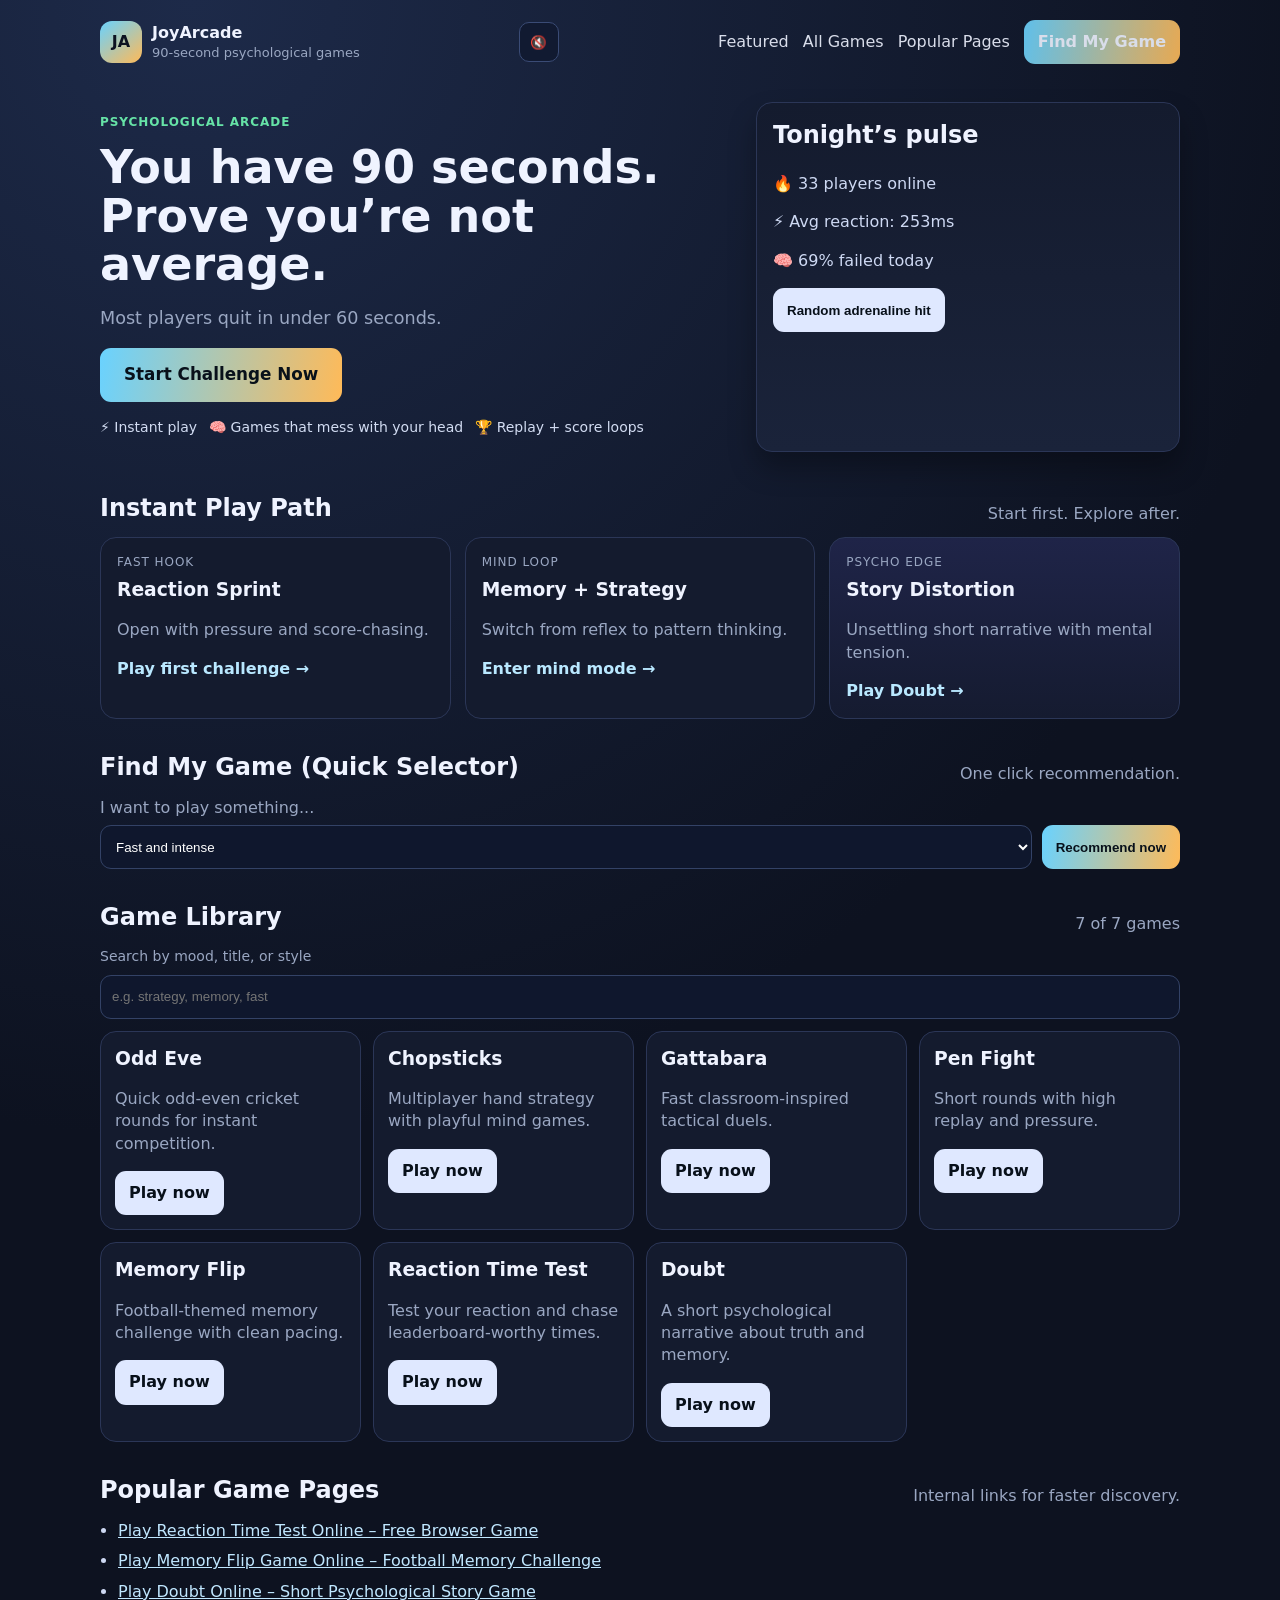
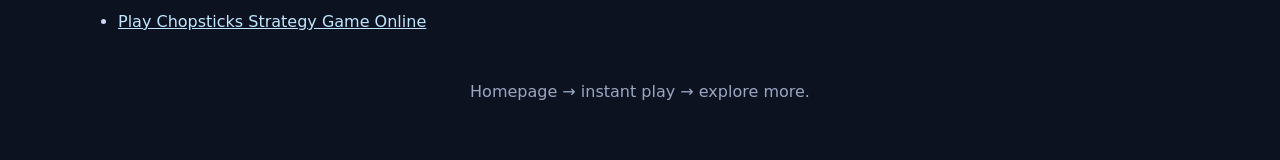
<file: joyarcade/index.html>
<!doctype html>
<html lang="en">
<head>
  <meta charset="utf-8" />
  <meta name="viewport" content="width=device-width, initial-scale=1, viewport-fit=cover" />
  <title>Play 90-Second Psychological Games Online Free | JoyArcade</title>
  <meta name="description" content="Play free 90-second psychological browser games on JoyArcade. Reflex tests, mind games, memory challenges, and narrative tension games. No download." />
  <meta name="robots" content="index,follow,max-image-preview:large" />
  <meta name="theme-color" content="#0d1220" />
  <link rel="canonical" href="https://joyarcade.example.com/" />

  <meta property="og:type" content="website" />
  <meta property="og:title" content="Play 90-Second Psychological Games Online Free | JoyArcade" />
  <meta property="og:description" content="You have 90 seconds. Prove you're not average." />
  <meta property="og:url" content="https://joyarcade.example.com/" />
  <meta property="og:site_name" content="JoyArcade" />

  <meta name="twitter:card" content="summary_large_image" />
  <meta name="twitter:title" content="Play 90-Second Psychological Games Online Free | JoyArcade" />
  <meta name="twitter:description" content="Most players quit in under 60 seconds. Try JoyArcade now." />

  <link rel="stylesheet" href="joyarcade.css" />

  <script type="application/ld+json">
  {
    "@context": "https://schema.org",
    "@type": "VideoGame",
    "name": "JoyArcade",
    "url": "https://joyarcade.example.com/",
    "applicationCategory": "Game",
    "genre": ["Arcade", "Psychological", "Puzzle", "Strategy"],
    "operatingSystem": "Web Browser",
    "description": "JoyArcade is a free browser gaming platform for 90-second psychological games, reflex tests, and memory challenges.",
    "offers": {
      "@type": "Offer",
      "price": "0",
      "priceCurrency": "USD"
    }
  }
  </script>
</head>
<body>
  <a class="skip" href="#main">Skip to content</a>

  <header class="topbar container">
    <div class="brand">
      <div class="logo" aria-hidden="true">JA</div>
      <div>
        <p class="brand-title">JoyArcade</p>
        <p class="brand-sub">90-second psychological games</p>
      </div>
    </div>

    <div class="top-actions">
      <button id="audioToggle" class="icon-btn" type="button" aria-pressed="false" aria-label="Toggle audio">🔇</button>
      <button class="menu-toggle" id="menuToggle" aria-expanded="false" aria-controls="mainNav">Menu</button>
    </div>

    <nav class="nav" id="mainNav" aria-label="Primary">
      <a href="#featured">Featured</a>
      <a href="#games">All Games</a>
      <a href="#seo-links">Popular Pages</a>
      <a id="take-quiz" class="btn btn-primary" href="#quiz">Find My Game</a>
    </nav>
  </header>

  <main id="main" class="container">
    <section class="hero" aria-labelledby="hero-title">
      <div>
        <p class="eyebrow">PSYCHOLOGICAL ARCADE</p>
        <h1 id="hero-title">You have 90 seconds. Prove you’re not average.</h1>
        <p class="hero-copy">Most players quit in under 60 seconds.</p>

        <div class="hero-actions">
          <a class="btn btn-primary btn-big" id="startChallenge" data-game-id="ReactionTest" href="reactiontest/index.html">Start Challenge Now</a>
        </div>

        <ul class="trust-row" aria-label="Platform highlights">
          <li>⚡ Instant play</li>
          <li>🧠 Games that mess with your head</li>
          <li>🏆 Replay + score loops</li>
        </ul>
      </div>

      <aside class="hero-panel" aria-label="Live activity preview">
        <h2>Tonight’s pulse</h2>
        <p id="pulseOnline">🔥 12 players online</p>
        <p id="pulseReaction">⚡ Avg reaction: 284ms</p>
        <p id="pulseFail">🧠 63% failed today</p>
        <button id="randomGameBtn" class="btn btn-secondary" type="button">Random adrenaline hit</button>
      </aside>
    </section>

    <section id="featured" class="section" aria-labelledby="featured-title">
      <div class="section-head">
        <h2 id="featured-title">Instant Play Path</h2>
        <p>Start first. Explore after.</p>
      </div>
      <div class="path-grid">
        <article class="path-card">
          <p class="path-tag">FAST HOOK</p>
          <h3>Reaction Sprint</h3>
          <p>Open with pressure and score-chasing.</p>
          <a href="reactiontest/index.html">Play first challenge →</a>
        </article>
        <article class="path-card">
          <p class="path-tag">MIND LOOP</p>
          <h3>Memory + Strategy</h3>
          <p>Switch from reflex to pattern thinking.</p>
          <a href="memoryflip/index.html">Enter mind mode →</a>
        </article>
        <article class="path-card path-card-accent">
          <p class="path-tag">PSYCHO EDGE</p>
          <h3>Story Distortion</h3>
          <p>Unsettling short narrative with mental tension.</p>
          <a href="chosen9/index.html">Play Doubt →</a>
        </article>
      </div>
    </section>

    <section id="quiz" class="section" aria-labelledby="quiz-title">
      <div class="section-head">
        <h2 id="quiz-title">Find My Game (Quick Selector)</h2>
        <p>One click recommendation.</p>
      </div>
      <form id="quickQuiz" class="quiz-form">
        <label>
          I want to play something...
          <select id="quizMood" name="quizMood">
            <option value="reflex">Fast and intense</option>
            <option value="strategy">Strategic and smart</option>
            <option value="memory">Calm and mental</option>
            <option value="story">Narrative and mysterious</option>
          </select>
        </label>
        <button class="btn btn-primary" type="submit">Recommend now</button>
      </form>
      <p id="quizResult" class="quiz-result" aria-live="polite"></p>
    </section>

    <section id="games" class="section" aria-labelledby="games-title">
      <div class="section-head">
        <h2 id="games-title">Game Library</h2>
        <p id="result-count" aria-live="polite"></p>
      </div>

      <label class="search-wrap" for="game-search">
        <span>Search by mood, title, or style</span>
        <input id="game-search" type="search" placeholder="e.g. strategy, memory, fast" autocomplete="off" />
      </label>

      <div class="game-grid" id="game-grid">
        <article class="game-card" data-tags="reflex fast score" data-title="Odd Eve">
          <h3>Odd Eve</h3>
          <p>Quick odd-even cricket rounds for instant competition.</p>
          <a class="btn btn-secondary play-link" data-game-id="OddEve" href="OddEveOffline/index.html">Play now</a>
        </article>
        <article class="game-card" data-tags="strategy social" data-title="Chopsticks">
          <h3>Chopsticks</h3>
          <p>Multiplayer hand strategy with playful mind games.</p>
          <a class="btn btn-secondary play-link" data-game-id="Chopsticks" href="Chopsticks/index.html">Play now</a>
        </article>
        <article class="game-card" data-tags="strategy challenge" data-title="Gattabara">
          <h3>Gattabara</h3>
          <p>Fast classroom-inspired tactical duels.</p>
          <a class="btn btn-secondary play-link" data-game-id="Gattabara" href="GTB V2.0/index.html">Play now</a>
        </article>
        <article class="game-card" data-tags="reflex challenge" data-title="Pen Fight">
          <h3>Pen Fight</h3>
          <p>Short rounds with high replay and pressure.</p>
          <a class="btn btn-secondary play-link" data-game-id="PenFight" href="penfight/index.html">Play now</a>
        </article>
        <article class="game-card" data-tags="memory logic" data-title="Memory Flip">
          <h3>Memory Flip</h3>
          <p>Football-themed memory challenge with clean pacing.</p>
          <a class="btn btn-secondary play-link" data-game-id="MemoryFlip" href="memoryflip/index.html">Play now</a>
        </article>
        <article class="game-card" data-tags="reflex score fast" data-title="Reaction Time Test">
          <h3>Reaction Time Test</h3>
          <p>Test your reaction and chase leaderboard-worthy times.</p>
          <a class="btn btn-secondary play-link" data-game-id="ReactionTest" href="reactiontest/index.html">Play now</a>
        </article>
        <article class="game-card" data-tags="story mystery short" data-title="Doubt">
          <h3>Doubt</h3>
          <p>A short psychological narrative about truth and memory.</p>
          <a class="btn btn-secondary play-link" data-game-id="Doubt" href="chosen9/index.html">Play now</a>
        </article>
      </div>
    </section>

    <section id="seo-links" class="section" aria-labelledby="seo-links-title">
      <div class="section-head">
        <h2 id="seo-links-title">Popular Game Pages</h2>
        <p>Internal links for faster discovery.</p>
      </div>
      <ul class="seo-links">
        <li><a href="reactiontest/index.html">Play Reaction Time Test Online – Free Browser Game</a></li>
        <li><a href="memoryflip/index.html">Play Memory Flip Game Online – Football Memory Challenge</a></li>
        <li><a href="chosen9/index.html">Play Doubt Online – Short Psychological Story Game</a></li>
        <li><a href="Chopsticks/index.html">Play Chopsticks Strategy Game Online</a></li>
      </ul>
    </section>
  </main>

  <div id="idleOverlay" class="idle-overlay" aria-hidden="true">
    <div class="idle-card">
      <p>Starting in <span id="idleCountdown">3</span>…</p>
      <button id="idleCancel" class="btn btn-ghost" type="button">I’m still browsing</button>
    </div>
  </div>

  <div id="rewardToast" class="reward-toast" aria-live="polite" hidden></div>

  <footer class="container footer">
    <p>Homepage → instant play → explore more.</p>
  </footer>


  <audio id="themeMusic" src="assets/feet-dont-fail-me-now.mp3" preload="metadata" loop></audio>

  <script src="joyarcade.js"></script>
</body>
</html>
</file>
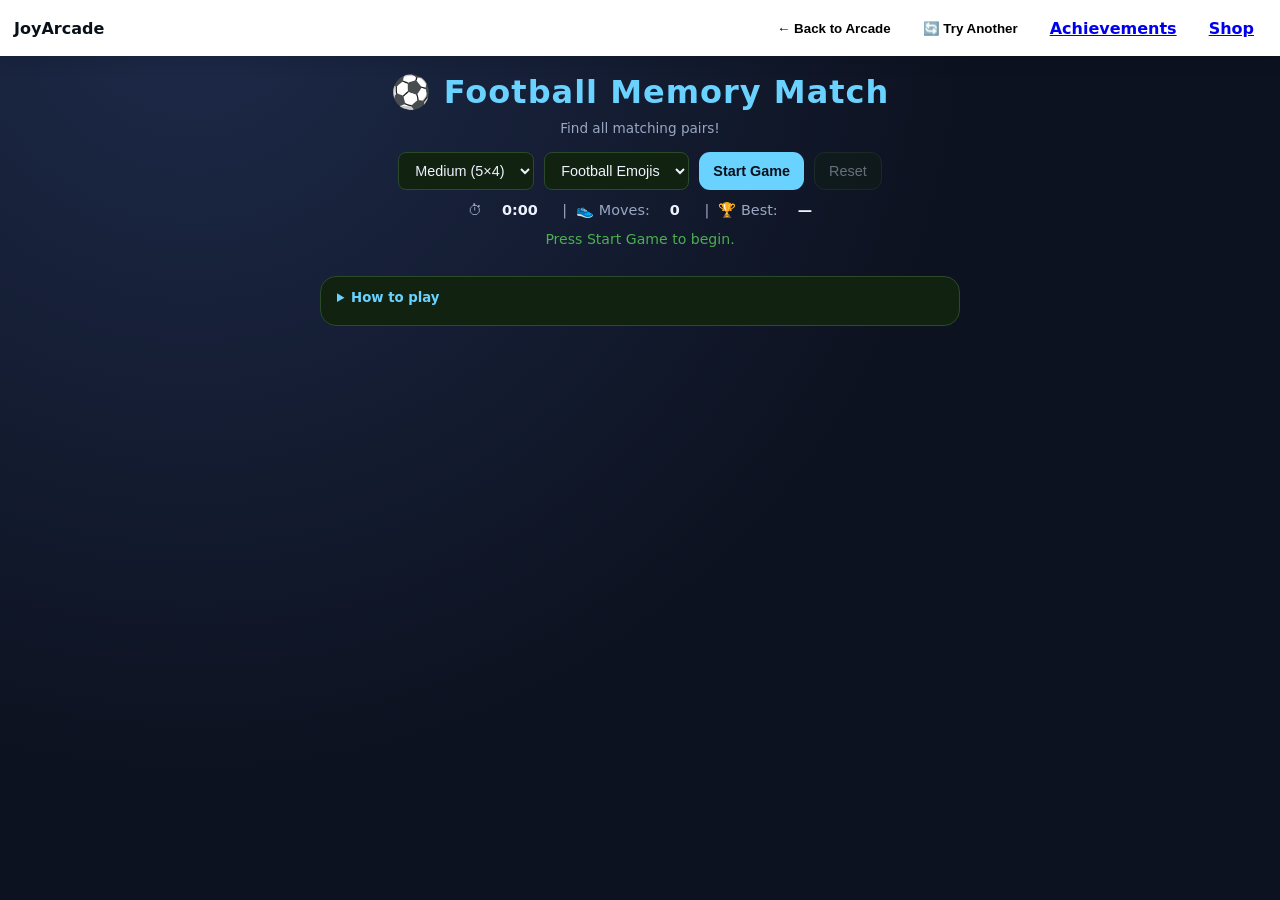
<file: memoryflip/index.html>
<!DOCTYPE html>
<html lang="en">
<head>
  <meta charset="UTF-8" />
  <meta name="viewport" content="width=device-width, initial-scale=1.0" />
  <title>Football Memory Match</title>
  <style>
    :root {
      --bg: #0a1f0a;
      --surface: #112211;
      --card-back: #1a3a1a;
      --card-front: #f5f0e8;
      --accent: #f5c518;
      --accent2: #4caf50;
      --matched: #2e7d32;
      --text: #f0ede0;
      --muted: #8a9a8a;
      --radius: 12px;
      --flip-speed: 0.5s;
    }

    *, *::before, *::after { box-sizing: border-box; margin: 0; padding: 0; }

    body {
      background: var(--bg);
      color: var(--text);
      font-family: 'Segoe UI', system-ui, sans-serif;
      min-height: 100vh;
      display: flex;
      flex-direction: column;
      align-items: center;
      padding: 16px;
    }

    header {
      text-align: center;
      margin-bottom: 16px;
    }

    header h1 {
      font-size: clamp(1.4rem, 4vw, 2rem);
      color: var(--accent);
      letter-spacing: 1px;
    }

    header p {
      color: var(--muted);
      font-size: 0.85rem;
      margin-top: 4px;
    }

    .controls {
      display: flex;
      flex-wrap: wrap;
      gap: 10px;
      justify-content: center;
      margin-bottom: 12px;
      width: 100%;
      max-width: 640px;
    }

    select, input[type="text"] {
      background: var(--surface);
      color: var(--text);
      border: 1px solid #2a4a2a;
      border-radius: 8px;
      padding: 8px 12px;
      font-size: 0.9rem;
      outline: none;
      cursor: pointer;
    }

    select:focus, input[type="text"]:focus {
      border-color: var(--accent);
    }

    #customEmojiWrap {
      width: 100%;
      max-width: 640px;
      display: none;
      flex-direction: column;
      gap: 6px;
      margin-bottom: 8px;
    }

    #customEmojiWrap label { font-size: 0.85rem; color: var(--muted); }
    #customEmojiWrap input { width: 100%; }
    #customEmojiHint { font-size: 0.8rem; color: var(--accent); min-height: 1.2em; }

    .btn {
      background: var(--accent);
      color: #111;
      border: none;
      border-radius: 8px;
      padding: 9px 20px;
      font-size: 0.9rem;
      font-weight: 700;
      cursor: pointer;
      transition: opacity 0.2s, transform 0.1s;
    }

    .btn:hover { opacity: 0.88; }
    .btn:active { transform: scale(0.96); }
    .btn.secondary { background: var(--surface); color: var(--text); border: 1px solid #2a4a2a; font-weight: 400; }
    .btn:disabled { opacity: 0.4; cursor: not-allowed; }

    .stats {
      display: flex;
      gap: 20px;
      margin-bottom: 12px;
      font-size: 0.9rem;
      color: var(--muted);
    }

    .stats span { color: var(--text); font-weight: 600; }

    #status {
      min-height: 1.4em;
      font-size: 0.88rem;
      color: var(--accent2);
      margin-bottom: 10px;
      text-align: center;
    }

    /* BOARD */
    #board {
      display: grid;
      gap: 10px;
      width: 100%;
      max-width: 640px;
      perspective: 1200px;
    }

    /* CARD */
    .card {
      aspect-ratio: 1;
      cursor: pointer;
      position: relative;
      transform-style: preserve-3d;
      transition: transform var(--flip-speed) ease;
      border-radius: var(--radius);
    }

    .card.flipped  { transform: rotateY(180deg); }
    .card.matched  { transform: rotateY(180deg); animation: pop 0.35s ease; }
    .card.disabled { cursor: default; }

    .card-face {
      position: absolute;
      inset: 0;
      border-radius: var(--radius);
      display: flex;
      align-items: center;
      justify-content: center;
      backface-visibility: hidden;
      -webkit-backface-visibility: hidden;
      user-select: none;
    }

    .card-back {
      background: var(--card-back);
      border: 2px solid #2a4a2a;
      font-size: clamp(1.4rem, 5vw, 2.2rem);
    }

    .card-front {
      background: var(--card-front);
      border: 2px solid var(--accent);
      transform: rotateY(180deg);
      font-size: clamp(1.6rem, 6vw, 2.6rem);
    }

    .card.matched .card-front {
      background: #e8f5e9;
      border-color: var(--matched);
      box-shadow: 0 0 0 3px var(--matched);
    }

    @keyframes pop {
      0%   { transform: rotateY(180deg) scale(1); }
      50%  { transform: rotateY(180deg) scale(1.12); }
      100% { transform: rotateY(180deg) scale(1); }
    }

    /* WIN OVERLAY */
    #overlay {
      display: none;
      position: fixed;
      inset: 0;
      background: rgba(0,0,0,0.75);
      align-items: center;
      justify-content: center;
      z-index: 100;
    }

    #overlay.show { display: flex; }

    .overlay-box {
      background: var(--surface);
      border: 2px solid var(--accent);
      border-radius: 16px;
      padding: 32px 40px;
      text-align: center;
      max-width: 340px;
      width: 90%;
    }

    .overlay-box h2 { font-size: 1.8rem; color: var(--accent); margin-bottom: 12px; }
    .overlay-box p  { color: var(--muted); margin-bottom: 6px; font-size: 0.95rem; }
    .overlay-box p span { color: var(--text); font-weight: 700; }
    .overlay-box .btn { margin-top: 20px; width: 100%; }

    /* TUTORIAL */
    details {
      max-width: 640px;
      width: 100%;
      margin-top: 16px;
      background: var(--surface);
      border: 1px solid #2a4a2a;
      border-radius: var(--radius);
      padding: 10px 16px;
      font-size: 0.83rem;
      color: var(--muted);
      line-height: 1.6;
    }

    details summary { cursor: pointer; color: var(--accent); font-weight: 600; margin-bottom: 6px; }
    details ol { padding-left: 18px; }

    @media (max-width: 420px) {
      .stats { gap: 12px; font-size: 0.82rem; }
    }
  </style>
</head>
<body>
  <link rel="stylesheet" href="../joyarcade.css">
  <style>
    /* small JoyArcade header for consistent navigation */
    .joy-header{position:fixed;left:0;right:0;top:0;height:56px;display:flex;align-items:center;justify-content:space-between;padding:8px 14px;background:linear-gradient(180deg,#fff,#fff);color:#08101a;box-shadow:0 6px 16px rgba(2,6,23,0.12);z-index:1200}
    .joy-nav{display:flex;gap:8px}
    .joy-btn{background:transparent;border:0;padding:8px 12px;border-radius:10px;cursor:pointer;font-weight:700}
    body{padding-top:76px}
  </style>

  <header class="joy-header">
    <div style="font-weight:800">JoyArcade</div>
    <nav class="joy-nav">
      <button id="backToArcade" class="joy-btn">← Back to Arcade</button>
      <button id="tryAnother" class="joy-btn">🔄 Try Another</button>
      <a href="../achievements.html" class="joy-btn">Achievements</a>
      <a href="../shop.html" class="joy-btn">Shop</a>
    </nav>
  </header>
  <header>
    <h1>⚽ Football Memory Match</h1>
    <p>Find all matching pairs!</p>
  </header>

  <div class="controls">
    <select id="difficultySelect" aria-label="Difficulty">
      <option value="easy">Easy (4×4)</option>
      <option value="medium" selected>Medium (5×4)</option>
      <option value="hard">Hard (6×6)</option>
    </select>
    <select id="gameTypeSelect" aria-label="Game type">
      <option value="default">Football Emojis</option>
      <option value="custom">Custom Emojis</option>
    </select>
    <button class="btn" id="startBtn">Start Game</button>
    <button class="btn secondary" id="resetBtn" disabled>Reset</button>
  </div>

  <div id="customEmojiWrap">
    <label for="customEmojiInput">Your emojis (paste them separated by spaces or commas):</label>
    <input type="text" id="customEmojiInput" placeholder="e.g. 🐶 🐱 🦊 🐸 🦁 🐯 🦋 🐙" />
    <div id="customEmojiHint"></div>
  </div>

  <div class="stats" role="status" aria-live="polite">
    ⏱ <span id="timer">0:00</span>
    &nbsp;|&nbsp;
    👟 Moves: <span id="moves">0</span>
    &nbsp;|&nbsp;
    🏆 Best: <span id="bestScore">—</span>
  </div>

  <div id="status" aria-live="polite">Press Start Game to begin.</div>

  <div id="board" role="grid" aria-label="Memory card grid"></div>

  <details>
    <summary>How to play</summary>
    <ol>
      <li>Choose difficulty and emoji type, then press <strong>Start Game</strong>.</li>
      <li>Click any card to flip it and reveal its emoji.</li>
      <li>Click a second card — if they match, they stay face-up.</li>
      <li>If they don't match, both flip back. Remember their positions!</li>
      <li>Match all pairs to win. Try to beat your best score!</li>
    </ol>
  </details>

  <!-- Win Overlay -->
  <div id="overlay" role="dialog" aria-modal="true" aria-labelledby="overlayTitle">
    <div class="overlay-box">
      <h2 id="overlayTitle">🏆 You Won!</h2>
      <p>Time: <span id="overlayTime">—</span></p>
      <p>Moves: <span id="overlayMoves">—</span></p>
      <p id="overlayBestLine"></p>
      <button class="btn" id="playAgainBtn">Play Again</button>
    </div>
  </div>

  <script>
    // ── CONFIG ──────────────────────────────────────────────────────────────
    const DIFFICULTIES = {
      easy:   { cols: 4, rows: 4 },
      medium: { cols: 5, rows: 4 },
      hard:   { cols: 6, rows: 6 },
    };

    const FOOTBALL_EMOJIS = [
      '⚽','🥅','🧤','👟','🏆','🥇','🎽','📣',
      '🧢','🎯','🥊','🏅','🎖️','🌍','🤸','🦵',
      '🏟️','📋','🚩','🎪','💪','🧠','👑','🎊'
    ];

    // ── STATE ────────────────────────────────────────────────────────────────
    let cards = [];          // DOM elements
    let flipped = [];        // currently face-up (unmatched)
    let matched = 0;
    let moves = 0;
    let timerInterval = null;
    let seconds = 0;
    let gameActive = false;
    let lockBoard = false;
    let totalPairs = 0;

    // ── ELEMENTS ─────────────────────────────────────────────────────────────
    const board           = document.getElementById('board');
    const startBtn        = document.getElementById('startBtn');
    const resetBtn        = document.getElementById('resetBtn');
    const playAgainBtn    = document.getElementById('playAgainBtn');
    const difficultySelect= document.getElementById('difficultySelect');
    const gameTypeSelect  = document.getElementById('gameTypeSelect');
    const customEmojiWrap = document.getElementById('customEmojiWrap');
    const customEmojiInput= document.getElementById('customEmojiInput');
    const customEmojiHint = document.getElementById('customEmojiHint');
    const timerEl         = document.getElementById('timer');
    const movesEl         = document.getElementById('moves');
    const bestScoreEl     = document.getElementById('bestScore');
    const statusEl        = document.getElementById('status');
    const overlay         = document.getElementById('overlay');
    const overlayTime     = document.getElementById('overlayTime');
    const overlayMoves    = document.getElementById('overlayMoves');
    const overlayBestLine = document.getElementById('overlayBestLine');

    // ── UTILS ─────────────────────────────────────────────────────────────────
    function shuffle(arr) {
      const a = [...arr];
      for (let i = a.length - 1; i > 0; i--) {
        const j = Math.floor(Math.random() * (i + 1));
        [a[i], a[j]] = [a[j], a[i]];
      }
      return a;
    }

    function formatTime(s) {
      return `${Math.floor(s / 60)}:${String(s % 60).padStart(2, '0')}`;
    }

    function bestKey() {
      return `memoryBest:${gameTypeSelect.value}:${difficultySelect.value}`;
    }

    function getBest() {
      return localStorage.getItem(bestKey());
    }

    function setBest(secs) {
      const prev = getBest();
      if (prev === null || secs < parseInt(prev)) {
        localStorage.setItem(bestKey(), secs);
        return true;
      }
      return false;
    }

    function updateBestDisplay() {
      const b = getBest();
      bestScoreEl.textContent = b !== null ? formatTime(parseInt(b)) : '—';
    }

    // ── EMOJI PARSING ─────────────────────────────────────────────────────────
    function parseEmojis(raw) {
      // split on whitespace, commas, or grapheme boundaries; filter empty
      const segments = [...new Intl.Segmenter().segment(raw.replace(/[,\s]+/g, ' ').trim())]
        .map(s => s.segment.trim())
        .filter(Boolean);
      return [...new Set(segments)];
    }

    // ── CUSTOM EMOJI VALIDATION ───────────────────────────────────────────────
    function updateCustomHint() {
      if (gameTypeSelect.value !== 'custom') return;
      const diff = difficultySelect.value;
      const { cols, rows } = DIFFICULTIES[diff];
      const needed = (cols * rows) / 2;
      const emojis = parseEmojis(customEmojiInput.value);
      const have   = emojis.length;
      if (have >= needed) {
        customEmojiHint.textContent = `✅ ${have} unique emojis — ready! (need ${needed})`;
      } else {
        customEmojiHint.textContent = `Need ${needed} unique emojis, you have ${have}.`;
      }
    }

    // ── BOARD SETUP ───────────────────────────────────────────────────────────
    function buildDeck() {
      const diff = difficultySelect.value;
      const { cols, rows } = DIFFICULTIES[diff];
      const needed = (cols * rows) / 2;
      let pool;

      if (gameTypeSelect.value === 'custom') {
        const emojis = parseEmojis(customEmojiInput.value);
        if (emojis.length < needed) {
          statusEl.textContent = `Need ${needed} unique emojis for ${diff} mode (you have ${emojis.length}).`;
          return null;
        }
        pool = emojis.slice(0, needed);
      } else {
        pool = shuffle(FOOTBALL_EMOJIS).slice(0, needed);
      }

      return shuffle([...pool, ...pool]);
    }

    function startGame() {
      clearInterval(timerInterval);
      const diff = difficultySelect.value;
      const { cols } = DIFFICULTIES[diff];
      const deck = buildDeck();
      if (!deck) return;

      // state reset
      cards   = [];
      flipped = [];
      matched = 0;
      moves   = 0;
      seconds = 0;
      gameActive = false;
      lockBoard  = false;
      totalPairs = deck.length / 2;

      movesEl.textContent = '0';
      timerEl.textContent = '0:00';
      updateBestDisplay();
      statusEl.textContent = 'Flip a card to start the timer!';
      overlay.classList.remove('show');

      // board grid
      board.style.gridTemplateColumns = `repeat(${cols}, 1fr)`;
      board.innerHTML = '';

      // create cards (revealed briefly, then hidden)
      deck.forEach((emoji, i) => {
        const card = document.createElement('div');
        card.className = 'card flipped';  // start revealed
        card.setAttribute('role', 'gridcell');
        card.setAttribute('aria-label', `Card ${i + 1}`);
        card.setAttribute('tabindex', '0');
        card.dataset.emoji = emoji;

        const back  = document.createElement('div');
        back.className  = 'card-face card-back';
        back.textContent = '⚽';

        const front = document.createElement('div');
        front.className  = 'card-face card-front';
        front.textContent = emoji;

        card.appendChild(back);
        card.appendChild(front);
        board.appendChild(card);
        cards.push(card);
      });

      resetBtn.disabled = false;
      startBtn.disabled = true;

      // brief reveal, then flip all back
      setTimeout(() => {
        cards.forEach(c => c.classList.remove('flipped'));
        statusEl.textContent = 'Flip a card to start!';
        gameActive = true;
        cards.forEach(c => {
          c.addEventListener('click',    onCardClick);
          c.addEventListener('keydown',  e => { if (e.key === 'Enter' || e.key === ' ') onCardClick.call(c, e); });
        });
      }, 900);
    }

    // ── TIMER ─────────────────────────────────────────────────────────────────
    function startTimer() {
      timerInterval = setInterval(() => {
        seconds++;
        timerEl.textContent = formatTime(seconds);
      }, 1000);
    }

    // ── CARD CLICK ────────────────────────────────────────────────────────────
    function onCardClick() {
      const card = this instanceof HTMLElement ? this : this;
      if (!gameActive || lockBoard) return;
      if (card.classList.contains('flipped') || card.classList.contains('matched')) return;

      if (flipped.length === 0 && seconds === 0) startTimer();

      card.classList.add('flipped');
      flipped.push(card);

      if (flipped.length === 2) {
        lockBoard = true;
        moves++;
        movesEl.textContent = moves;
        checkMatch();
      }
    }

  // Header nav handlers
  (function(){
    const back = document.getElementById('backToArcade');
    const tryBtn = document.getElementById('tryAnother');
    back && back.addEventListener('click', () => location.href = '../index.html');
    const other = ['../reactiontest/index.html','../Chopsticks/index.html','../OddEveOffline/index.html','../penfight/index.html','../chosen9/index.html','../GTB V2.0/index.html'];
    tryBtn && tryBtn.addEventListener('click', () => { location.href = other[Math.floor(Math.random()*other.length)]; });
  })();

    function checkMatch() {
      const [a, b] = flipped;
      if (a.dataset.emoji === b.dataset.emoji) {
        // match!
        setTimeout(() => {
          a.classList.add('matched', 'disabled');
          b.classList.add('matched', 'disabled');
          matched++;
          statusEl.textContent = matched === totalPairs ? '' : `✅ Match! ${totalPairs - matched} pairs left.`;
          flipped = [];
          lockBoard = false;
          if (matched === totalPairs) endGame();
        }, 300);
      } else {
        // no match
        statusEl.textContent = '❌ Not a match. Try again!';
        setTimeout(() => {
          a.classList.remove('flipped');
          b.classList.remove('flipped');
          flipped = [];
          lockBoard = false;
          statusEl.textContent = '';
        }, 900);
      }
    }

    // ── END GAME ──────────────────────────────────────────────────────────────
    function endGame() {
      clearInterval(timerInterval);
      gameActive = false;
      const isNew = setBest(seconds);
      overlayTime.textContent  = formatTime(seconds);
      overlayMoves.textContent = moves;
      overlayBestLine.textContent = isNew ? '🏆 New best time!' : `Best: ${formatTime(parseInt(getBest()))}`;
      overlay.classList.add('show');
      updateBestDisplay();
    }

    function resetGame() {
      clearInterval(timerInterval);
      board.innerHTML = '';
      cards   = [];
      flipped = [];
      matched = 0;
      moves   = 0;
      seconds = 0;
      gameActive = false;
      lockBoard  = false;
      movesEl.textContent = '0';
      timerEl.textContent = '0:00';
      statusEl.textContent = 'Press Start Game to begin.';
      overlay.classList.remove('show');
      startBtn.disabled = false;
      resetBtn.disabled = true;
      updateBestDisplay();
    }

    // ── EVENTS ────────────────────────────────────────────────────────────────
    startBtn.addEventListener('click', startGame);
    resetBtn.addEventListener('click', resetGame);
    playAgainBtn.addEventListener('click', startGame);

    gameTypeSelect.addEventListener('change', () => {
      const isCustom = gameTypeSelect.value === 'custom';
      customEmojiWrap.style.display = isCustom ? 'flex' : 'none';
      if (isCustom) updateCustomHint();
      updateBestDisplay();
    });

    difficultySelect.addEventListener('change', () => {
      updateCustomHint();
      updateBestDisplay();
    });

    customEmojiInput.addEventListener('input', updateCustomHint);

    // init
    updateBestDisplay();
  </script>
    <script src="../joyarcade.js"></script>
</body>
</html>
</file>
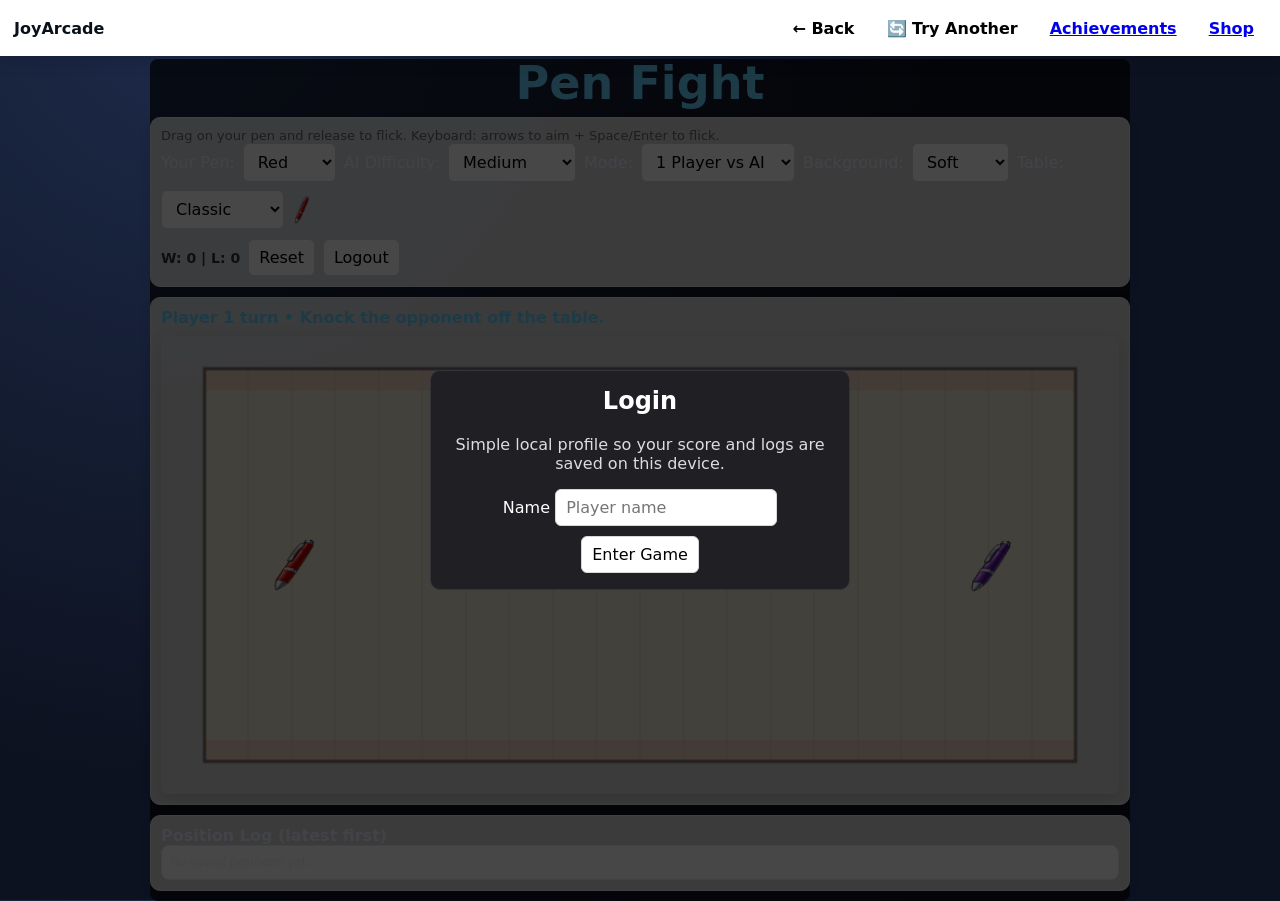
<file: penfight/index.html>
<!doctype html>
<html lang="en">
<head>
  <meta charset="utf-8" />
  <meta name="viewport" content="width=device-width,initial-scale=1" />
  <title>Pen Fight</title>
  <style>
    :root { --accent:#6c4f3d; }
    html, body { height:100%; margin:0; font-family:Inter,system-ui,Segoe UI,Roboto,Arial,sans-serif; }
    body {
      background:linear-gradient(#f7f7f9,#eef2f6);
      display:flex;
      align-items:center;
      justify-content:center;
      padding:16px;
      transition:background .2s ease;
    }
    .wrap { width:min(980px, 100%); position:relative; }
    h1 { margin:0 0 10px; color:var(--accent); font-size:20px; text-align:center; }
    .panel {
      background:rgba(255,255,255,.82);
      border:1px solid #e6e6e6;
      border-radius:10px;
      padding:10px;
      box-shadow:0 4px 12px rgba(0,0,0,.08);
      margin-bottom:10px;
    }
    .ui { display:flex; justify-content:space-between; gap:10px; flex-wrap:wrap; align-items:center; }
    .controls, .meta { display:flex; align-items:center; gap:8px; flex-wrap:wrap; }
    button, select, input {
      background:#fff;
      border:1px solid #d8d8d8;
      padding:8px 10px;
      border-radius:6px;
      font:inherit;
    }
    button { cursor:pointer; }
    button:focus-visible, select:focus-visible, input:focus-visible, canvas:focus-visible {
      outline:2px solid #3f7dff;
      outline-offset:2px;
    }
    .hint { font-size:13px; color:#666; }
    .msg { font-weight:600; color:var(--accent); min-height:20px; margin-bottom:8px; }
    .score { font-size:14px; color:#333; font-weight:600; }
    #game {
      width:100%;
      max-width:100%;
      height:auto;
      display:block;
      border-radius:8px;
      box-shadow:0 6px 18px rgba(0,0,0,.12);
      touch-action:none;
      user-select:none;
      background:transparent;
    }
    #endScreen, #loginScreen {
      position:absolute;
      inset:0;
      background:rgba(0,0,0,.72);
      display:none;
      align-items:center;
      justify-content:center;
      flex-direction:column;
      color:white;
      border-radius:8px;
      z-index:4;
      padding:20px;
      text-align:center;
    }
    #loginScreen { display:flex; }
    .card {
      background:#1f1f24;
      border:1px solid #34343c;
      border-radius:10px;
      padding:16px;
      width:min(420px, 94%);
    }
    .log {
      max-height:130px;
      overflow:auto;
      font-size:12px;
      background:#fff;
      border:1px solid #ececec;
      border-radius:8px;
      padding:8px;
      line-height:1.45;
    }
    @media (max-width: 680px) {
      h1 { font-size:18px; }
      .controls label { display:block; width:100%; font-size:13px; }
      .ui { align-items:flex-start; }
    }
    /* JoyArcade header */
    .joy-header{position:fixed;left:0;right:0;top:0;height:56px;display:flex;align-items:center;justify-content:space-between;padding:8px 14px;background:linear-gradient(180deg,#fff,#fff);color:#08101a;box-shadow:0 6px 16px rgba(2,6,23,0.12);z-index:1200}
    .joy-nav{display:flex;gap:8px}
    .joy-btn{background:transparent;border:0;padding:8px 12px;border-radius:10px;cursor:pointer;font-weight:700}
    body{padding-top:76px}
  </style>
</head>
<body>
  <link rel="stylesheet" href="../joyarcade.css">
  <header class="joy-header">
    <div style="font-weight:800">JoyArcade</div>
    <nav class="joy-nav">
      <button id="backToArcade" class="joy-btn">← Back</button>
      <button id="tryAnother" class="joy-btn">🔄 Try Another</button>
      <a href="../achievements.html" class="joy-btn">Achievements</a>
      <a href="../shop.html" class="joy-btn">Shop</a>
    </nav>
  </header>
  <div class="wrap">
    <h1>Pen Fight</h1>

    <div class="panel ui">
      <div>
        <div class="hint">Drag on your pen and release to flick. Keyboard: arrows to aim + Space/Enter to flick.</div>
      </script>
      <script src="../joyarcade.js"></script>
        <div class="controls">
          <label for="penSelect">Your Pen:</label>
          <select id="penSelect">
            <option value="redpen.png">Red</option>
            <option value="bluepen.png">Blue</option>
            <option value="greenpen.png">Green</option>
            <option value="yellowpen.png">Yellow</option>
            <option value="blackpen.png">Black</option>
            <option value="pinkpen.png">Pink</option>
            <option value="purplepen.png">Purple</option>
          </select>

          <label for="difficulty">AI Difficulty:</label>
          <select id="difficulty">
            <option value="easy">Easy</option>
            <option value="medium" selected>Medium</option>
            <option value="hard">Hard</option>
            <option value="impossible">Impossible</option>
          </select>

          <label for="gameMode">Mode:</label>
          <select id="gameMode">
            <option value="vs_ai" selected>1 Player vs AI</option>
            <option value="two_player">2 Player Local</option>
          </select>

          <label for="bgTheme">Background:</label>
          <select id="bgTheme">
            <option value="soft">Soft</option>
            <option value="night">Night</option>
            <option value="sunset">Sunset</option>
          </select>

          <label for="tableTheme">Table:</label>
          <select id="tableTheme">
            <option value="classic">Classic</option>
            <option value="darkwood">Darkwood</option>
            <option value="ice">Ice</option>
          </select>

          <img id="penPreview" src="redpen.png" alt="pen preview" style="height:28px;border-radius:4px;">
        </div>
      </div>
      <div class="meta">
        <div class="score" id="scoreTally">W: 0 | L: 0</div>
        <button id="reset">Reset</button>
        <button id="logout">Logout</button>
      </div>
    </div>

    <div class="panel">
      <div class="msg" id="statusMsg"></div>
      <canvas id="game" width="880" height="420" tabindex="0" aria-label="Pen Fight game canvas"></canvas>
    </div>

    <div class="panel">
      <strong>Position Log (latest first)</strong>
      <div class="log" id="positionLog" aria-live="polite"></div>
    </div>

    <div id="endScreen">
      <h1 id="resultTitle">Result</h1>
      <button id="playAgain">Play Again</button>
    </div>

    <div id="loginScreen">
      <div class="card">
        <h2 style="margin-top:0">Login</h2>
        <p style="margin-top:0;color:#ddd">Simple local profile so your score and logs are saved on this device.</p>
        <label for="username">Name</label>
        <input id="username" maxlength="20" placeholder="Player name" autocomplete="nickname" />
        <div style="height:10px"></div>
        <button id="loginBtn">Enter Game</button>
      </div>
    </div>
  </div>

<script>
const canvas = document.getElementById('game');
const ctx = canvas.getContext('2d');

const STORAGE_KEY = 'penfight_users_v1';
const CURRENT_USER_KEY = 'penfight_current_user';

const BG_THEMES = {
  soft: 'linear-gradient(#f7f7f9,#eef2f6)',
  night: 'linear-gradient(#1f2230,#2d3147)',
  sunset: 'linear-gradient(#ffd7b5,#ffb199)'
};

const TABLE_THEMES = {
  classic: '#f2e9d5',
  darkwood: '#7d5a47',
  ice: '#d9edf8'
};

const PEN_STATS = {
  'redpen.png': { power: 1.0 },
  'bluepen.png': { power: 0.9 },
  'greenpen.png': { power: 1.1 },
  'yellowpen.png': { power: 0.8 },
  'blackpen.png': { power: 1.0 },
  'pinkpen.png': { power: 1.05 },
  'purplepen.png': { power: 1.15 }
};

const AI_DIFFICULTY = {
  easy: { power: 4.8, reaction: 720, variance: 1.8, lead: 0.14, arena: 42, edgeBonus: 0.8, pressureRangeX: 130, pressureRangeY: 90, maxBoost: 2.8 },
  medium: { power: 7.2, reaction: 460, variance: 0.95, lead: 0.24, arena: 70, edgeBonus: 1.45, pressureRangeX: 145, pressureRangeY: 100, maxBoost: 3.8 },
  hard: { power: 11.4, reaction: 200, variance: 0.42, lead: 0.38, arena: 112, edgeBonus: 2.4, pressureRangeX: 170, pressureRangeY: 120, maxBoost: 5.1 },
  impossible: { power: 17.6, reaction: 62, variance: 0.11, lead: 0.62, arena: 182, edgeBonus: 4.1, pressureRangeX: 214, pressureRangeY: 148, maxBoost: 7.1 },
  
};

const table = { x: 40, y: 30, w: canvas.width - 80, h: canvas.height - 60 };
const PEN_RADIUS = 24;
const FRICTION = 0.965;
const POWER = 0.28;
const STOP_SPEED = 0.16;
const LOW_SPEED_BOUNCE = 2.0;
const MAX_LOG_ENTRIES = 40;
const PLAYER_MAX_DRAG = 170;
const PLAYER_MAX_IMPULSE = 28;
const AI_MAX_IMPULSE = PLAYER_MAX_IMPULSE;
const AI_KNOCKBACK_RESIST = { easy: 0.95, medium: 0.82, hard: 0.64, impossible: 0.46 };
const MAX_SPEED = 18;

let difficulty = 'medium';
let gameMode = 'vs_ai';
let gameOver = false;
let turn = 'player';
let aiQueued = false;
let moveCounts = { player: 0, opponent: 0 };
let playerShotCount = 0;
let playerShotPowerAvg = 0;
let aiShotCount = 0;
let dragging = false;
let dragStart = { x: 0, y: 0 };
let dragPos = { x: 0, y: 0 };
let pens = [];
let keyboardAim = { x: 55, y: 0 };
let currentUser = null;
// Round system
let roundsToWin = 3;
let currentRound = 1;
let playerRounds = 0;
let aiRounds = 0;

const penSelect = document.getElementById('penSelect');
const difficultySelect = document.getElementById('difficulty');
const gameModeSelect = document.getElementById('gameMode');
const bgThemeSelect = document.getElementById('bgTheme');
const tableThemeSelect = document.getElementById('tableTheme');
const statusMsg = document.getElementById('statusMsg');
const penPreview = document.getElementById('penPreview');
const positionLogEl = document.getElementById('positionLog');
const scoreTallyEl = document.getElementById('scoreTally');
const loginScreen = document.getElementById('loginScreen');

const penImages = {};
for (const f of Object.keys(PEN_STATS)) {
  const img = new Image();
  img.src = f;
  penImages[f] = img;
}

// Header navigation wiring (Back / Try Another)
(function(){
  const back = document.getElementById('backToArcade');
  const tryBtn = document.getElementById('tryAnother');
  back && back.addEventListener('click', () => location.href = '../index.html');
  const other = ['../reactiontest/index.html','../memoryflip/index.html','../OddEveOffline/index.html','../Chopsticks/index.html','../chosen9/index.html','../GTB V2.0/index.html'];
  tryBtn && tryBtn.addEventListener('click', () => { location.href = other[Math.floor(Math.random()*other.length)]; });
})();

function safeName(raw) {
  const cleaned = String(raw || '').trim().replace(/[^a-zA-Z0-9 _-]/g, '').slice(0, 20);
  return cleaned || null;
}

function loadUsers() {
  try {
    const parsed = JSON.parse(localStorage.getItem(STORAGE_KEY) || '{}');
    return parsed && typeof parsed === 'object' ? parsed : {};
  } catch {
    return {};
  }
}

function saveUsers(users) {
  localStorage.setItem(STORAGE_KEY, JSON.stringify(users));
}

function getUserRecord() {
  if (!currentUser) return null;
  const users = loadUsers();
  if (!users[currentUser]) {
    users[currentUser] = {
      wins: 0,
      losses: 0,
      selectedPen: 'redpen.png',
      bgTheme: 'soft',
      tableTheme: 'classic',
      positionLogs: []
    };
    saveUsers(users);
  }
  return users[currentUser];
}

function persistUserRecord(updater) {
  if (!currentUser) return;
  const users = loadUsers();
  if (!users[currentUser]) users[currentUser] = getUserRecord();
  updater(users[currentUser]);
  saveUsers(users);
}

function applyThemes() {
  const bg = BG_THEMES[bgThemeSelect.value] || BG_THEMES.soft;
  document.body.style.background = bg;
}

function refreshScore() {
  const record = getUserRecord();
  if (!record) {
    scoreTallyEl.textContent = 'W: 0 | L: 0';
    return;
  }
  scoreTallyEl.textContent = `W: ${record.wins} | L: ${record.losses}`;
}

function refreshPositionLog() {
  const record = getUserRecord();
  const logs = Array.isArray(record?.positionLogs) ? record.positionLogs : [];
  if (!logs.length) {
    positionLogEl.textContent = 'No saved positions yet.';
    return;
  }
  positionLogEl.innerHTML = '';
  for (const row of [...logs].reverse()) {
    const line = document.createElement('div');
    line.textContent = row;
    positionLogEl.appendChild(line);
  }
}

function logPosition(tag) {
  const p = pens[0], a = pens[1];
  if (!p || !a) return;
  const row = `${new Date().toLocaleTimeString()} | ${tag} | P(${p.x.toFixed(1)},${p.y.toFixed(1)}) AI(${a.x.toFixed(1)},${a.y.toFixed(1)})`;
  persistUserRecord(rec => {
    const arr = Array.isArray(rec.positionLogs) ? rec.positionLogs : [];
    arr.push(row);
    rec.positionLogs = arr.slice(-MAX_LOG_ENTRIES);
  });
  refreshPositionLog();
}

function updateStatus() {
  if (gameOver) return;
  const aiText = isTwoPlayerMode() ? 'Player 2 turn' : 'AI is aiming...';
  const turnText = turn === 'player' ? 'Player 1 turn' : turn === 'ai' ? aiText : 'Motion resolving...';
  statusMsg.textContent = `${turnText} • Knock the opponent off the table.`;
}

function setTurn(newTurn) {
  turn = newTurn;
  updateStatus();
}

function saveMatch() {
  try {
    const snapshot = {
      pens: pens.map(p => ({ x: p.x, y: p.y, vx: p.vx, vy: p.vy, player: p.player, r: p.r })),
      turn,
      moveCounts,
      currentRound,
      playerRounds,
      aiRounds
    };
    localStorage.setItem('saved_match', JSON.stringify(snapshot));
  } catch (e) {}
}

function createPens() {
  return [
    { x: table.x + 80, y: table.y + table.h / 2, vx: 0, vy: 0, r: PEN_RADIUS, player: true, img: penImages[penSelect.value], angle: 0, spin: 0 },
    { x: table.x + table.w - 80, y: table.y + table.h / 2, vx: 0, vy: 0, r: PEN_RADIUS, player: false, img: penImages['purplepen.png'], angle: 0, spin: 0 }
  ];
}

function bothPensStopped() {
  return pens.every(p => Math.hypot(p.vx, p.vy) < STOP_SPEED);
}

function isTwoPlayerMode() {
  return gameMode === 'two_player';
}

function activePenIndex() {
  if (turn === 'player') return 0;
  if (isTwoPlayerMode() && turn === 'ai') return 1;
  return -1;
}

function getAdaptiveAiProfile() {
  const base = AI_DIFFICULTY[difficulty] || AI_DIFFICULTY.impossible;
  if (isTwoPlayerMode()) return base;

  const tuneByMode = {
    easy: { powerMul: 1.2, reactMul: 0.8, edgeMul: 1.15, boostMul: 1.15 },
    medium: { powerMul: 1.35, reactMul: 0.72, edgeMul: 1.28, boostMul: 1.22 },
    hard: { powerMul: 1.52, reactMul: 0.62, edgeMul: 1.42, boostMul: 1.32 },
    impossible: { powerMul: 1.82, reactMul: 0.42, edgeMul: 1.72, boostMul: 1.58 }
  };
  const tune = tuneByMode[difficulty] || tuneByMode.impossible;

  const score = getUserRecord();
  const losses = Number(score?.losses || 0);
  const wins = Number(score?.wins || 0);
  const playerMomentum = Math.max(-2, Math.min(4, losses - wins));

  const aggression = Math.max(0, Math.min(1.6, playerShotPowerAvg / 13));
  const adaptationBoost = moveCounts.player < 1 ? 1 : (1 + aggression * 0.18 + playerMomentum * 0.04);

  return {
    ...base,
    power: base.power * tune.powerMul * adaptationBoost,
    reaction: Math.max(30, Math.floor(base.reaction * tune.reactMul * (1 - aggression * 0.08))),
    edgeBonus: base.edgeBonus * tune.edgeMul * (1 + aggression * 0.12),
    maxBoost: base.maxBoost * tune.boostMul * (1 + aggression * 0.1)
  };
}

function getPenLabel(pen) {
  if (pen.player) return 'P1';
  return isTwoPlayerMode() ? 'P2' : 'AI';
}

function aiSafetyScore(aiPen, shotVx, shotVy) {
  // Simulate short-horizon motion with current momentum + proposed shot impulse.
  let x = aiPen.x;
  let y = aiPen.y;
  let vx = aiPen.vx + shotVx;
  let vy = aiPen.vy + shotVy;

  let worstGap = Infinity;
  for (let i = 0; i < 16; i += 1) {
    x += vx;
    y += vy;
    vx *= FRICTION;
    vy *= FRICTION;

    const leftGap = x - (table.x + aiPen.r);
    const rightGap = (table.x + table.w - aiPen.r) - x;
    const topGap = y - (table.y + aiPen.r);
    const bottomGap = (table.y + table.h - aiPen.r) - y;
    const minGap = Math.min(leftGap, rightGap, topGap, bottomGap);
    worstGap = Math.min(worstGap, minGap);
  }

  // Positive is safer; negative means projected outside table at some point.
  return worstGap;
}

function userEliminationPressure(x, y) {
  const left = x - table.x;
  const right = table.x + table.w - x;
  const top = y - table.y;
  const bottom = table.y + table.h - y;
  const nearest = Math.min(left, right, top, bottom);
  const maxNear = Math.min(table.w, table.h) * 0.5;
  return Math.max(0, 1 - nearest / maxNear);
}

function reset() {
  pens = createPens();
  dragging = false;
  gameOver = false;
  setTurn('player');
  aiQueued = false;
  moveCounts = { player: 0, opponent: 0 };
  playerShotCount = 0;
  playerShotPowerAvg = 0;
  aiShotCount = 0;
  keyboardAim = { x: 55, y: 0 };
  difficultySelect.disabled = isTwoPlayerMode();
  document.getElementById('endScreen').style.display = 'none';
  updateStatus();

  const allMissing = Object.values(penImages).every(img => !img.complete || img.naturalWidth === 0);
  if (allMissing) {
    statusMsg.textContent = 'Note: pen image files are missing; using high-contrast fallback markers.';
  }
  logPosition('reset');
}

function showEndScreen(text) {
  document.getElementById('resultTitle').textContent = text;
  document.getElementById('endScreen').style.display = 'flex';
}

function worldToCanvas(evt) {
  const rect = canvas.getBoundingClientRect();
  const e = evt.touches ? evt.touches[0] : evt;
  return {
    x: (e.clientX - rect.left) * (canvas.width / rect.width),
    y: (e.clientY - rect.top) * (canvas.height / rect.height)
  };
}

function beginDrag(evt) {
  const idx = activePenIndex();
  if (gameOver || idx < 0 || !bothPensStopped()) return;
  const p = worldToCanvas(evt);
  dragStart = p;
  dragPos = p;
  const actor = pens[idx];
  if (Math.hypot(p.x - actor.x, p.y - actor.y) <= actor.r + 8) dragging = true;
}

function moveDrag(evt) {
  if (!dragging) return;
  dragPos = worldToCanvas(evt);
}

function applyPlayerFlick(rawDx, rawDy) {
  const idx = activePenIndex();
  if (idx < 0) return;

  const pen = pens[idx];
  const isPlayerOne = idx === 0;
  const stats = isPlayerOne ? PEN_STATS[penSelect.value] : PEN_STATS['purplepen.png'];
  const dragDistance = Math.hypot(rawDx, rawDy) || 1;
  const powerPercent = Math.min(1, dragDistance / PLAYER_MAX_DRAG);
  statusMsg.textContent = `Power: ${Math.round(powerPercent * 100)}%`;
  const dragScale = Math.min(1, PLAYER_MAX_DRAG / dragDistance);
  const limitedDx = rawDx * dragScale;
  const limitedDy = rawDy * dragScale;

  const impulseX = limitedDx * POWER * stats.power;
  const impulseY = limitedDy * POWER * stats.power;
  const impulseMag = Math.hypot(impulseX, impulseY) || 1;
  const impulseScale = Math.min(1, PLAYER_MAX_IMPULSE / impulseMag);

  const appliedImpulseX = impulseX * impulseScale;
  const appliedImpulseY = impulseY * impulseScale;
  pen.vx += appliedImpulseX;
  pen.vy += appliedImpulseY;
  pen.spin = (Math.random() - 0.5) * 0.35;

  if (isPlayerOne) {
    moveCounts.player += 1;
    const appliedMag = Math.hypot(appliedImpulseX, appliedImpulseY);
    playerShotCount += 1;
    playerShotPowerAvg += (appliedMag - playerShotPowerAvg) / playerShotCount;
  }
  else moveCounts.opponent += 1;

  aiQueued = false;
  setTurn('ai');
}

function endDrag(evt) {
  if (!dragging) return;
  dragging = false;
  const up = worldToCanvas(evt.changedTouches ? { ...evt, touches: evt.changedTouches } : evt);
  const dx = up.x - dragStart.x;
  const dy = up.y - dragStart.y;
  applyPlayerFlick(dx, dy);
}

function keyboardFlick() {
  if (gameOver || activePenIndex() < 0 || !bothPensStopped()) return;
  applyPlayerFlick(keyboardAim.x, keyboardAim.y);
}

function opponentMove() {
  if (gameOver || turn !== 'ai') return;
  if (!bothPensStopped()) return;
  const aiPen = pens[1];
  const target = pens[0];
  const ai = getAdaptiveAiProfile();

  aiShotCount += 1;

  const projectedX = target.x + target.vx * (8 + ai.lead * 25);
  const projectedY = target.y + target.vy * (8 + ai.lead * 25);

  const left = projectedX - table.x;
  const right = table.x + table.w - projectedX;
  const top = projectedY - table.y;
  const bottom = table.y + table.h - projectedY;
  const nearest = Math.min(left, right, top, bottom);

  let edgeTargetX = projectedX;
  let edgeTargetY = projectedY;
  const push = 70;
  if (nearest === left) edgeTargetX -= push;
  else if (nearest === right) edgeTargetX += push;
  else if (nearest === top) edgeTargetY -= push;
  else edgeTargetY += push;

  let best = null;
  let bestScore = -Infinity;
  let safest = null;
  let safestScore = -Infinity;

  for (let i = 0; i < 18; i += 1) {
    const offX = (Math.random() - 0.5) * ai.variance * ai.arena;
    const offY = (Math.random() - 0.5) * ai.variance * ai.arena;

    const dx = (edgeTargetX + offX) - aiPen.x;
    const dy = (edgeTargetY + offY) - aiPen.y;
    const dist = Math.hypot(dx, dy) || 1;

    const edgePressure =
      Math.max(0, (table.x + ai.pressureRangeX - target.x) / ai.pressureRangeX) +
      Math.max(0, (target.x - (table.x + table.w - ai.pressureRangeX)) / ai.pressureRangeX) +
      Math.max(0, (table.y + ai.pressureRangeY - target.y) / ai.pressureRangeY) +
      Math.max(0, (target.y - (table.y + table.h - ai.pressureRangeY)) / ai.pressureRangeY);

    const distanceBoost = Math.min(ai.maxBoost, dist / 120);
    const finalPower = ai.power + distanceBoost + edgePressure * ai.edgeBonus;

    const rawVx = (dx / dist) * finalPower;
    const rawVy = (dy / dist) * finalPower;
    const aiImpulseMag = Math.hypot(rawVx, rawVy) || 1;
    const aiImpulseScale = Math.min(1, AI_MAX_IMPULSE / aiImpulseMag);
    const shotVx = rawVx * aiImpulseScale;
    const shotVy = rawVy * aiImpulseScale;

    const safety = aiSafetyScore(aiPen, shotVx, shotVy);
    const pressure = userEliminationPressure(projectedX, projectedY);
    const attackScore = finalPower * (1 + pressure * 0.55) - dist * 0.008;

    // Strongly prefer safe/self-preserving shots while still maximizing user elimination pressure.
    const score = safety * 2.6 + attackScore;

    if (score > bestScore) {
      bestScore = score;
      best = { shotVx, shotVy, safety };
    }

    const safeOnlyScore = safety * 5 + attackScore * 0.1;
    if (safeOnlyScore > safestScore) {
      safestScore = safeOnlyScore;
      safest = { shotVx, shotVy, safety };
    }
  }

  // Never take a suicidal line: if the best offensive shot is unsafe, switch to safest legal candidate.
  if (best && best.safety < 10 && safest && safest.safety > best.safety) {
    best = safest;
  }

  if (best && best.safety < 4) {
    // Emergency anti-suicide brake + center drift.
    aiPen.vx *= 0.35;
    aiPen.vy *= 0.35;

    const cx = table.x + table.w / 2;
    const cy = table.y + table.h / 2;
    const dx = cx - aiPen.x;
    const dy = cy - aiPen.y;
    const dist = Math.hypot(dx, dy) || 1;
    const retreat = Math.min(6.5, AI_MAX_IMPULSE * 0.42);
    aiPen.vx += (dx / dist) * retreat;
    aiPen.vy += (dy / dist) * retreat;
  } else if (best) {
    // Small chance of human-like imperfection so "impossible" doesn't feel rigged
    const aiReaction = Math.random();
    if (aiReaction > 0.90) {
      // introduce a small mistake/noise
      const factor = 0.5 + Math.random() * 0.6; // 0.5..1.1
      aiPen.vx += best.shotVx * factor;
      aiPen.vy += best.shotVy * factor;
      try{ statusMsg.textContent = 'AI made a small mistake'; }catch(e){}
    } else {
      aiPen.vx += best.shotVx;
      aiPen.vy += best.shotVy;
    }
  }

  aiPen.spin = (Math.random() - 0.5) * 0.35;
  moveCounts.opponent += 1;
  aiQueued = false;
  setTurn('resolving');
}

function updatePhysics() {
  for (const p of pens) {
    p.x += p.vx;
    p.y += p.vy;
    p.vx *= FRICTION;
    p.vy *= FRICTION;
    const speed = Math.hypot(p.vx, p.vy);
    if (speed > MAX_SPEED) {
      const k = MAX_SPEED / speed;
      p.vx *= k;
      p.vy *= k;
    }
    if (Math.abs(p.vx) < 0.01) p.vx = 0;
    if (Math.abs(p.vy) < 0.01) p.vy = 0;
    p.angle += p.spin;
    p.spin *= 0.98;
  }
}

function checkCollisions() {
  const a = pens[0], b = pens[1];
  const dx = b.x - a.x;
  const dy = b.y - a.y;
  const dist = Math.hypot(dx, dy);
  const min = a.r + b.r;
  if (dist <= min && dist > 0) {
    const nx = dx / dist, ny = dy / dist;
    const overlap = min - dist;
    a.x -= nx * overlap * 0.5;
    a.y -= ny * overlap * 0.5;
    b.x += nx * overlap * 0.5;
    b.y += ny * overlap * 0.5;

    const rvx = b.vx - a.vx;
    const rvy = b.vy - a.vy;
    const velAlongNormal = rvx * nx + rvy * ny;
    if (velAlongNormal > 0) return;

    const restitution = 0.86;
    let impulse = -(1 + restitution) * velAlongNormal / 2;

    if (!isTwoPlayerMode()) {
      const playerDrivingIntoAi = ((a.vx - b.vx) * nx + (a.vy - b.vy) * ny) > 0;
      if (playerDrivingIntoAi) {
        const resist = AI_KNOCKBACK_RESIST[difficulty] ?? AI_KNOCKBACK_RESIST.impossible;
        impulse *= resist;
      }
    }

    const impulseX = impulse * nx;
    const impulseY = impulse * ny;
    // Hit feedback
    try {
      // Strong impact -> feel like a "perfect block" occasionally
      const impact = Math.abs(velAlongNormal);
      if (impact > 6) {
        statusMsg.textContent = '🤖 Perfect Block!';
      } else {
        statusMsg.textContent = 'HIT!';
      }
      canvas.style.transform = 'scale(1.02)';
      setTimeout(() => { canvas.style.transform = 'scale(1)'; }, 80);
    } catch (e) {}

    a.vx -= impulseX;
    a.vy -= impulseY;
    b.vx += impulseX;
    b.vy += impulseY;
  }
}

function registerResult(playerWon) {
  persistUserRecord(rec => {
    if (playerWon) rec.wins = (Number(rec.wins) || 0) + 1;
    else rec.losses = (Number(rec.losses) || 0) + 1;
  });
  refreshScore();
}

function checkEdgesAndElimination() {
  // Evaluate all pens first, then resolve outcomes to avoid ordering bias.
  let playerFalls = false;
  let aiFalls = false;

  for (const p of pens) {
    const speed = Math.hypot(p.vx, p.vy);
    const touchingEdge = p.x - p.r < table.x || p.x + p.r > table.x + table.w || p.y - p.r < table.y || p.y + p.r > table.y + table.h;

    if (touchingEdge && speed < LOW_SPEED_BOUNCE) {
      if (p.x - p.r < table.x) { p.x = table.x + p.r; p.vx = Math.abs(p.vx) * 0.4; }
      if (p.x + p.r > table.x + table.w) { p.x = table.x + table.w - p.r; p.vx = -Math.abs(p.vx) * 0.4; }
      if (p.y - p.r < table.y) { p.y = table.y + p.r; p.vy = Math.abs(p.vy) * 0.4; }
      if (p.y + p.r > table.y + table.h) { p.y = table.y + table.h - p.r; p.vy = -Math.abs(p.vy) * 0.4; }
    }

    const fullyOut = p.x + p.r < table.x || p.x - p.r > table.x + table.w || p.y + p.r < table.y || p.y - p.r > table.y + table.h;
    if (fullyOut) {
      if (p.player) playerFalls = true; else aiFalls = true;
    }
  }

  if (playerFalls || aiFalls) {
    // Both fell -> draw (fair resolution)
    if (playerFalls && aiFalls) {
      const message = '💥 Double Knockout! Draw!';
      statusMsg.textContent = message;
      logPosition('double_knockout');
      // show end screen briefly
      showEndScreen('Draw! Double Knockout!');
      currentRound += 1;
      setTimeout(() => reset(), 700);
      return;
    }

    // Single fall: normal resolution
    const playerWon = aiFalls && !playerFalls;
    const message = isTwoPlayerMode()
      ? (playerWon ? 'Player 2 Fell! Player 1 Wins!' : 'Player 1 Fell! Player 2 Wins!')
      : (playerWon ? 'Opponent Fell! You Win!' : 'You Fell Off! You Lose!');
    statusMsg.textContent = message;
    registerResult(playerWon);
    logPosition(playerWon ? 'win' : 'loss');

    if (playerWon) playerRounds += 1; else aiRounds += 1;

    if (playerRounds === roundsToWin || aiRounds === roundsToWin) {
      gameOver = true;
      showEndScreen(message);
      return;
    }

    currentRound += 1;
    setTimeout(() => reset(), 350);
    return;
  }
}

function draw() {
  ctx.clearRect(0, 0, canvas.width, canvas.height);
  const tableFill = TABLE_THEMES[tableThemeSelect.value] || TABLE_THEMES.classic;
  ctx.fillStyle = tableFill;
  ctx.fillRect(table.x, table.y, table.w, table.h);
  ctx.strokeStyle = 'rgba(30,30,30,0.55)';
  ctx.lineWidth = 3;
  ctx.strokeRect(table.x, table.y, table.w, table.h);

  // Edge danger zones (visual hint)
  try {
    ctx.fillStyle = 'rgba(255,0,0,0.08)';
    ctx.fillRect(table.x, table.y, table.w, 20);
    ctx.fillRect(table.x, table.y + table.h - 20, table.w, 20);
  } catch (e) {}

  ctx.strokeStyle = 'rgba(0,0,0,0.08)';
  ctx.lineWidth = 1;
  for (let gx = table.x + 40; gx < table.x + table.w; gx += 40) {
    ctx.beginPath();
    ctx.moveTo(gx, table.y);
    ctx.lineTo(gx, table.y + table.h);
    ctx.stroke();
  }

  for (const p of pens) {
    ctx.save();
    ctx.translate(p.x, p.y);
    ctx.rotate(p.angle);
    if (p.img && p.img.complete && p.img.naturalWidth > 0) {
      ctx.drawImage(p.img, -p.r, -p.r, p.r * 2, p.r * 2);
    } else {
      ctx.beginPath();
      ctx.arc(0, 0, p.r + 1, 0, Math.PI * 2);
      ctx.fillStyle = p.player ? '#d13b3b' : '#51398c';
      ctx.fill();
      ctx.lineWidth = 2;
      ctx.strokeStyle = '#fff';
      ctx.stroke();
      ctx.fillStyle = '#fff';
      ctx.font = 'bold 11px sans-serif';
      ctx.textAlign = 'center';
      ctx.textBaseline = 'middle';
      ctx.fillText(getPenLabel(p), 0, 1);
    }
    ctx.restore();
  }

  if (dragging) {
    const a = pens[Math.max(0, activePenIndex())];
    ctx.beginPath();
    ctx.moveTo(a.x, a.y);
    ctx.lineTo(dragPos.x, dragPos.y);
    ctx.strokeStyle = '#333';
    ctx.lineWidth = 2;
    ctx.stroke();
  }

  if (activePenIndex() >= 0 && canvas === document.activeElement && bothPensStopped() && !dragging) {
    const a = pens[Math.max(0, activePenIndex())];
    ctx.beginPath();
    ctx.moveTo(a.x, a.y);
    ctx.lineTo(a.x + keyboardAim.x, a.y + keyboardAim.y);
    ctx.strokeStyle = '#1e68ff';
    ctx.lineWidth = 2;
    ctx.stroke();
  }
}

function step() {
  // separated responsibilities for clarity
  function updateGame() {
    updatePhysics();
    checkCollisions();
    checkEdgesAndElimination();
  }

  function handleTurns() {
    if (!gameOver && turn === 'ai' && bothPensStopped() && !aiQueued) {
      if (isTwoPlayerMode()) {
        setTurn('resolving');
      } else {
        aiQueued = true;
        const delay = getAdaptiveAiProfile().reaction;
        setTimeout(opponentMove, delay);
      }
    }

    if (!gameOver && turn === 'resolving' && bothPensStopped()) {
      setTurn(isTwoPlayerMode() ? 'ai' : 'player');
      if (isTwoPlayerMode() && moveCounts.player === moveCounts.opponent) {
        setTurn('player');
      }
      logPosition('turn_end');
      saveMatch();
    }
  }

  if (!gameOver && pens.length === 2) {
    updateGame();
    handleTurns();
  }

  draw();
  requestAnimationFrame(step);
}

function applyUserSettings() {
  const record = getUserRecord();
  if (!record) return;
  const savedPen = penImages[record.selectedPen] ? record.selectedPen : 'redpen.png';
  penSelect.value = savedPen;
  penPreview.src = savedPen;
  bgThemeSelect.value = BG_THEMES[record.bgTheme] ? record.bgTheme : 'soft';
  tableThemeSelect.value = TABLE_THEMES[record.tableTheme] ? record.tableTheme : 'classic';
  applyThemes();
  refreshScore();
  refreshPositionLog();
}

function login(name) {
  currentUser = name;
  localStorage.setItem(CURRENT_USER_KEY, currentUser);
  getUserRecord();
  applyUserSettings();
  loginScreen.style.display = 'none';
  reset();
}

function logout() {
  currentUser = null;
  localStorage.removeItem(CURRENT_USER_KEY);
  loginScreen.style.display = 'flex';
  statusMsg.textContent = 'Please log in to play.';
}

penSelect.addEventListener('change', () => {
  const chosen = penSelect.value;
  if (pens[0]) pens[0].img = penImages[chosen];
  penPreview.src = chosen;
  persistUserRecord(rec => { rec.selectedPen = chosen; });
});

difficultySelect.addEventListener('change', () => {
  difficulty = difficultySelect.value;
});

gameModeSelect.addEventListener('change', () => {
  gameMode = gameModeSelect.value;
  reset();
});

bgThemeSelect.addEventListener('change', () => {
  applyThemes();
  persistUserRecord(rec => { rec.bgTheme = bgThemeSelect.value; });
});

tableThemeSelect.addEventListener('change', () => {
  persistUserRecord(rec => { rec.tableTheme = tableThemeSelect.value; });
});

canvas.addEventListener('pointerdown', beginDrag);
canvas.addEventListener('pointermove', moveDrag);
window.addEventListener('pointerup', endDrag);
canvas.addEventListener('touchstart', beginDrag, { passive: true });
canvas.addEventListener('touchmove', moveDrag, { passive: true });
window.addEventListener('touchend', endDrag, { passive: true });

canvas.addEventListener('keydown', e => {
  if (e.key === 'ArrowRight') keyboardAim.x = Math.min(140, keyboardAim.x + 8);
  if (e.key === 'ArrowLeft') keyboardAim.x = Math.max(-140, keyboardAim.x - 8);
  if (e.key === 'ArrowDown') keyboardAim.y = Math.min(140, keyboardAim.y + 8);
  if (e.key === 'ArrowUp') keyboardAim.y = Math.max(-140, keyboardAim.y - 8);
  if (e.key === ' ' || e.key === 'Enter') {
    e.preventDefault();
    keyboardFlick();
  }
});

document.getElementById('reset').addEventListener('click', reset);
document.getElementById('playAgain').addEventListener('click', reset);
document.getElementById('logout').addEventListener('click', logout);

document.getElementById('loginBtn').addEventListener('click', () => {
  const name = safeName(document.getElementById('username').value);
  if (!name) {
    alert('Please enter a valid name (letters/numbers/spaces only).');
    return;
  }
  login(name);
});

document.getElementById('username').addEventListener('keydown', e => {
  if (e.key === 'Enter') document.getElementById('loginBtn').click();
});

const savedUser = safeName(localStorage.getItem(CURRENT_USER_KEY));
if (savedUser) {
  login(savedUser);
} else {
  loginScreen.style.display = 'flex';
  statusMsg.textContent = 'Please log in to play.';
  reset();
}

requestAnimationFrame(step);
</script>
</body>
</html>
</file>
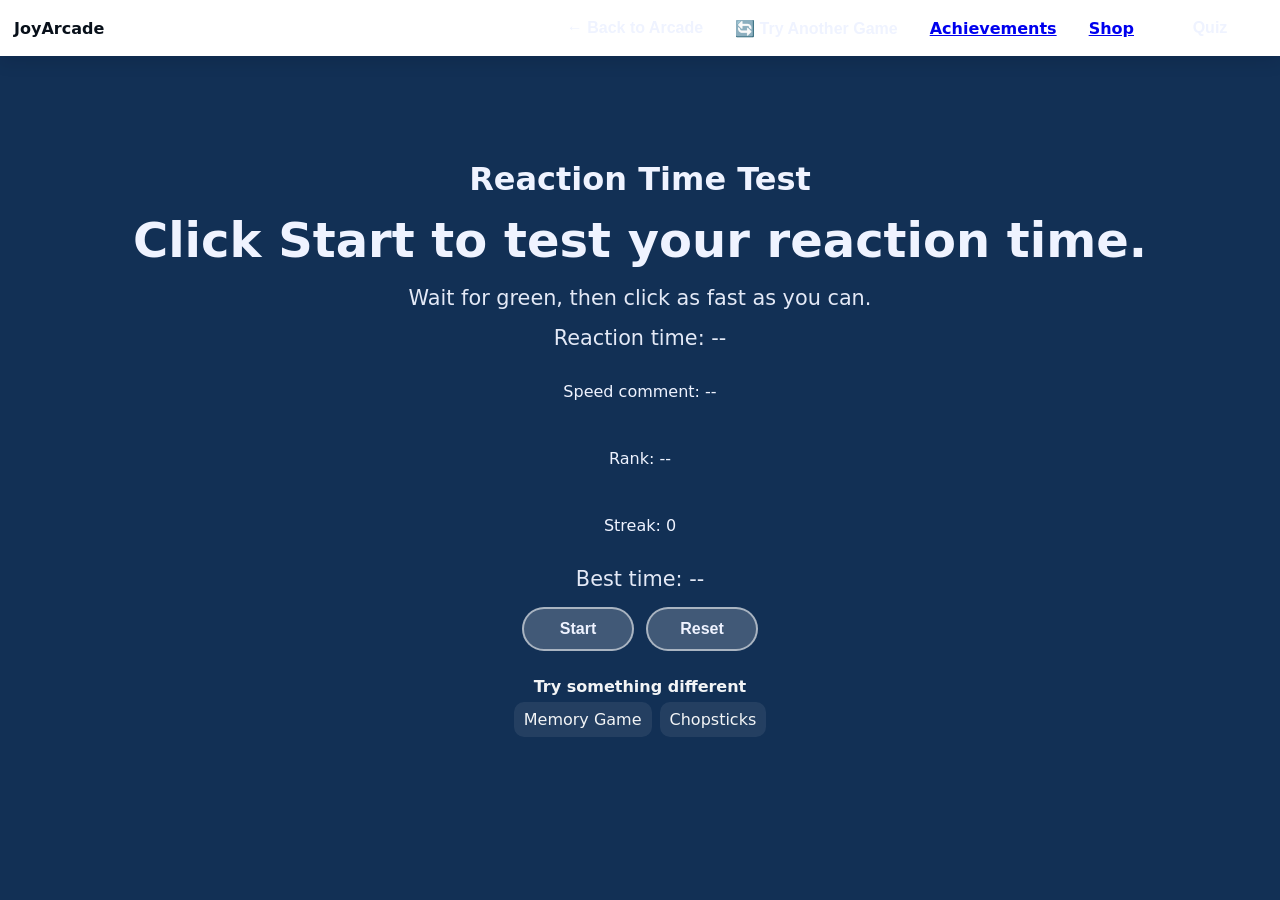
<file: reactiontest/index.html>
<!DOCTYPE html>
<html lang="en">
<head>
  <meta charset="UTF-8" />
  <meta name="viewport" content="width=device-width, initial-scale=1.0" />
  <title>Reaction Time Test</title>
<style>
  /* JoyArcade shared header + button styles (minimal, self-contained) */
  .joy-header{position:fixed;left:0;right:0;top:0;height:56px;display:flex;align-items:center;justify-content:space-between;padding:8px 14px;background:linear-gradient(180deg,#fff,#fff);color:#08101a;box-shadow:0 6px 16px rgba(2,6,23,0.12);z-index:1200}
  .joy-brand{display:flex;align-items:center;gap:10px;font-weight:800}
  .joy-nav{display:flex;gap:8px;align-items:center}
  .joy-btn{background:transparent;border:0;padding:8px 12px;border-radius:10px;cursor:pointer;font-weight:700}
  .joy-btn.primary{background:linear-gradient(90deg,#2bb3ff,#ffb020);color:#08101a}
  /* push content below header */
  #game{padding-top:86px}

    :root {
      --idle-bg: #123055;
      --wait-bg: #c72d2d;
      --go-bg: #189c40;
      --text: #ffffff;
      --button-bg: rgba(255, 255, 255, 0.2);
      --button-border: rgba(255, 255, 255, 0.55);
    }

    * {
      box-sizing: border-box;
    }

    html,
    body {
      width: 100%;
      height: 100%;
      margin: 0;
      font-family: Arial, Helvetica, sans-serif;
    }

    body {
      color: var(--text);
      background: var(--idle-bg);
    }

    #game {
      min-height: 100dvh;
      display: flex;
      flex-direction: column;
      align-items: center;
      justify-content: center;
      text-align: center;
      padding: 1rem;
      gap: 1rem;
      transition: background-color 0.15s linear;
      user-select: none;
      cursor: pointer;
    }

    .title {
      font-size: clamp(1.4rem, 2.5vw, 2rem);
      font-weight: 700;
      margin: 0;
    }

    #status {
      font-size: clamp(1.7rem, 5vw, 3rem);
      font-weight: 700;
      margin: 0;
      line-height: 1.2;
    }

    .instructions,
    #result,
    #bestTime {
      margin: 0;
      font-size: clamp(1rem, 2.3vw, 1.3rem);
      opacity: 0.95;
    }

    .controls {
      display: flex;
      flex-wrap: wrap;
      justify-content: center;
      gap: 0.75rem;
    }

    button {
      font-size: 1rem;
      font-weight: 700;
      color: var(--text);
      background: var(--button-bg);
      border: 2px solid var(--button-border);
      border-radius: 999px;
      padding: 0.7rem 1.3rem;
      min-width: 7rem;
      cursor: pointer;
      transition: transform 0.08s ease, background-color 0.2s ease;
    }

    button:hover {
      background: rgba(255, 255, 255, 0.3);
    }

    button:active {
      transform: scale(0.97);
    }

    #game.idle {
      background: var(--idle-bg);
    }

    #game.waiting {
      background: var(--wait-bg);
    }

    #game.ready {
      background: var(--go-bg);
    }
  </style>
  <link rel="stylesheet" href="../joyarcade.css">
</head>
<body>
  <header class="joy-header" role="banner">
    <div class="joy-brand">
      <a href="../index.html" aria-label="JoyArcade Home" style="text-decoration:none;color:inherit">JoyArcade</a>
    </div>
    <nav class="joy-nav" aria-label="Game navigation">
      <button id="backToArcade" class="joy-btn">← Back to Arcade</button>
      <button id="tryAnother" class="joy-btn">🔄 Try Another Game</button>
      <a href="../achievements.html" class="joy-btn">Achievements</a>
      <a href="../shop.html" class="joy-btn">Shop</a>
      <button id="openQuiz" class="joy-btn">Quiz</button>
    </nav>
  </header>
  <main id="game" class="idle" role="application" aria-live="polite">
    <h1 class="title">Reaction Time Test</h1>
    <p id="status">Click Start to test your reaction time.</p>
    <p class="instructions">Wait for green, then click as fast as you can.</p>
    <p id="result">Reaction time: --</p>
    <p id="feedback">Speed comment: --</p>
    <p id="rank">Rank: --</p>
    <p id="streak">Streak: 0</p>
    <p id="bestTime">Best time: --</p>
    <div class="controls">
      <button id="startBtn" type="button">Start</button>
      <button id="playAgainBtn" type="button" class="joy-btn primary" style="display:none">Play Again</button>
      <button id="resetBtn" type="button">Reset</button>
    </div>
    <div id="recommend" style="margin-top:10px; text-align:center; color:#fff; opacity:0.95">
      <div style="font-weight:800; margin-bottom:6px">Try something different</div>
      <div style="display:flex;gap:8px;justify-content:center">
        <a href="../memoryflip/index.html" style="padding:8px 10px;border-radius:10px;background:rgba(255,255,255,0.08);color:#fff;text-decoration:none">Memory Game</a>
        <a href="../Chopsticks/index.html" style="padding:8px 10px;border-radius:10px;background:rgba(255,255,255,0.08);color:#fff;text-decoration:none">Chopsticks</a>
      </div>
    </div>
  </main>

  <script>
    const game = document.getElementById('game');
    const statusText = document.getElementById('status');
    const resultText = document.getElementById('result');
    const feedbackText = document.getElementById('feedback');
    const bestTimeText = document.getElementById('bestTime');
    const startBtn = document.getElementById('startBtn');
    const resetBtn = document.getElementById('resetBtn');

    const BEST_TIME_KEY = 'reaction-time-best';

    let state = 'idle';
    let startTime = 0;
    let timeoutId = null;
    let streak = 0;

    function readBestTime() {
      const best = Number(localStorage.getItem(BEST_TIME_KEY));
      if (!Number.isFinite(best) || best <= 0) {
        return null;
      }
      return best;
    }

    function renderBestTime() {
      const best = readBestTime();
      bestTimeText.textContent = best === null ? 'Best time: --' : `Best time: ${best} ms`;
    }

    function clearPendingTimeout() {
      if (timeoutId !== null) {
        clearTimeout(timeoutId);
        timeoutId = null;
      }
    }

    function getReactionFeedback(reactionTime) {
      if (reactionTime >= 1000) {
        return 'Too slow, keep up with the pace!';
      }
      if (reactionTime >= 600) {
        return 'A bit slow—stay sharp!';
      }
      if (reactionTime >= 350) {
        return 'Nice reaction!';
      }
      if (reactionTime >= 250) {
        return 'Great speed!';
      }
      if (reactionTime >= 150) {
      return 'Lightning fast!';
      }
  else {
        return 'Inhuman reflexes!';
      }
    }

    function getRank(time) {
      if (time < 150) return "Insane";
      if (time < 220) return "Pro";
      if (time < 300) return "Good";
      if (time < 400) return "Average";
      return "Slow";
    }

    // Tiny synthesized click sounds using Web Audio API
    const AudioCtx = window.AudioContext || window.webkitAudioContext;
    let audioCtx = null;
    function playBeep(frequency = 880, duration = 0.06, type = 'sine') {
      try {
        if (!AudioCtx) return;
        if (!audioCtx) audioCtx = new AudioCtx();
        const o = audioCtx.createOscillator();
        const g = audioCtx.createGain();
        o.type = type;
        o.frequency.value = frequency;
        g.gain.value = 0.0001;
        o.connect(g);
        g.connect(audioCtx.destination);
        const now = audioCtx.currentTime;
        g.gain.setValueAtTime(0.0001, now);
        g.gain.exponentialRampToValueAtTime(0.12, now + 0.005);
        o.start(now);
        g.gain.exponentialRampToValueAtTime(0.0001, now + duration);
        o.stop(now + duration + 0.02);
      } catch (e) {}
    }

    function playSuccessSound(){ playBeep(1000, 0.06, 'sine'); }
    function playEarlySound(){ playBeep(240, 0.06, 'square'); }
    function playStartSound(){ playBeep(520, 0.04, 'sine'); }

    function setState(newState) {
      state = newState;
      game.classList.remove('idle', 'waiting', 'ready');
      game.classList.add(newState);
    }

    function startRound() {
      clearPendingTimeout();
      setState('waiting');
      statusText.textContent = 'Wait for green...';
      resultText.textContent = 'Reaction time: --';
      feedbackText.textContent = 'Speed comment: --';

      const randomDelay = Math.floor(Math.random() * 3000) + 2000;
      timeoutId = setTimeout(() => {
        setState('ready');
        statusText.textContent = 'CLICK!';
        startTime = performance.now();
        timeoutId = null;
      }, randomDelay);
    }

    function handleTooEarly() {
      clearPendingTimeout();
      setState('idle');
      statusText.textContent = 'Too early! Try again.';
      resultText.textContent = 'Reaction time: --';
      feedbackText.textContent = 'Speed comment: Too eager—wait for green!';
      // reset streak and play sound
      streak = 0;
      document.getElementById('streak').textContent = `Streak: ${streak}`;
      playEarlySound();
    }

    function handleSuccessfulClick() {
      const reactionTime = Math.round(performance.now() - startTime);
      setState('idle');
      statusText.textContent = 'Click Start to test your reaction time.';
      resultText.textContent = `Reaction time: ${reactionTime} ms`;
      feedbackText.textContent = `Speed comment: ${getReactionFeedback(reactionTime)}`;

      // Show Play Again CTA
      try { playAgainBtn.style.display = '' } catch(e){}

      // streak logic: <300ms increments
      if (reactionTime < 300) {
        streak += 1;
      } else {
        streak = 0;
      }
      document.getElementById('streak').textContent = `Streak: ${streak}`;

      // rank display
      const rankText = getRank(reactionTime);
      document.getElementById('rank').textContent = `Rank: ${rankText}`;

      // play success sound
      playSuccessSound();

      const best = readBestTime();
      if (best === null || reactionTime < best) {
        localStorage.setItem(BEST_TIME_KEY, String(reactionTime));
      }
      renderBestTime();

      // If just missed the best by a small margin, give encouraging message
      if (best !== null && reactionTime > best && reactionTime - best <= 25) {
        feedbackText.textContent = feedbackText.textContent + '  🔥 So close!';
      }

      // Reward and achievements via JoyArcade API if available
      try{
        if(window.JoyArcade){
          // 1 coin per play
          window.JoyArcade.addCoins(1);
          const a = window.JoyArcade.getAchievements ? window.JoyArcade.getAchievements() : {};
          if(reactionTime < 300 && !(a && a.fast_hands && a.fast_hands.unlocked)){
            window.JoyArcade.setAchievement('fast_hands',{unlocked:true, rank:'Rare'});
            window.JoyArcade.addCoins(5);
          }
          if(reactionTime < 220 && !(a && a.pro_reflex && a.pro_reflex.unlocked)){
            window.JoyArcade.setAchievement('pro_reflex',{unlocked:true, rank:'Epic'});
            window.JoyArcade.addCoins(10);
          }
          if(reactionTime < 150 && !(a && a.inhuman && a.inhuman.unlocked)){
            window.JoyArcade.setAchievement('inhuman',{unlocked:true, rank:'Legendary'});
            window.JoyArcade.addCoins(15);
          }
        }
      }catch(e){}
    }

    startBtn.addEventListener('click', (event) => {
      event.stopPropagation();
      startRound();
      playStartSound();
      try { playAgainBtn.style.display = 'none' } catch(e){}
    });

    resetBtn.addEventListener('click', (event) => {
      event.stopPropagation();
      clearPendingTimeout();
      localStorage.removeItem(BEST_TIME_KEY);
      setState('idle');
      statusText.textContent = 'Click Start to test your reaction time.';
      resultText.textContent = 'Reaction time: --';
      feedbackText.textContent = 'Speed comment: --';
      renderBestTime();
    });

    // Navigation + try another
    const backBtn = document.getElementById('backToArcade');
    const tryAnotherBtn = document.getElementById('tryAnother');
    const playAgainBtn = document.getElementById('playAgainBtn');
    backBtn && backBtn.addEventListener('click', () => { location.href = '../index.html'; });
    const openQuizBtn = document.getElementById('openQuiz');
    openQuizBtn && openQuizBtn.addEventListener('click', () => { location.href = '../index.html'; });
    // list of sibling games to pick from
    const otherGames = ['../Chopsticks/index.html','../memoryflip/index.html','../OddEveOffline/index.html','../penfight/index.html','../chosen9/index.html','../GTB V2.0/index.html'];
    tryAnotherBtn && tryAnotherBtn.addEventListener('click', () => {
      const choice = otherGames[Math.floor(Math.random() * otherGames.length)];
      location.href = choice;
    });
    playAgainBtn && playAgainBtn.addEventListener('click', (e) => { e.stopPropagation(); startRound(); playStartSound(); playAgainBtn.style.display = 'none'; });

    game.addEventListener('click', (event) => {
      if (event.target === startBtn || event.target === resetBtn) {
        return;
      }

      if (state === 'waiting') {
        handleTooEarly();
      } else if (state === 'ready') {
        handleSuccessfulClick();
      }
    });

    renderBestTime();
  </script>
  <script src="../joyarcade.js"></script>
</body>
</html>
</file>
<file: joyarcade.css>
:root {
  --bg: #0d1220;
  --panel: #141b2e;
  --panel-2: #1a233a;
  --text: #eff3ff;
  --muted: #9aa7c2;
  --accent: #69d2ff;
  --accent-2: #ffba58;
  --ok: #66e3a7;
  --radius: 16px;
  --maxw: 1080px;
}

* { box-sizing: border-box; }
body {
  margin: 0;
  font-family: Inter, system-ui, -apple-system, Segoe UI, Roboto, Arial, sans-serif;
  background: radial-gradient(circle at 15% 0%, #1d2a49, var(--bg) 55%);
  color: var(--text);
}
.container { width: min(var(--maxw), 92vw); margin-inline: auto; }
.skip { position: absolute; left: -999px; }
.skip:focus { left: 12px; top: 12px; background: #fff; color: #111; padding: 8px; border-radius: 8px; }

.topbar { display: flex; justify-content: space-between; align-items: center; padding: 20px 0; gap: 12px; }
.brand { display: flex; align-items: center; gap: 10px; }
.logo { width: 42px; height: 42px; border-radius: 12px; background: linear-gradient(140deg, var(--accent), var(--accent-2)); color: #0d1220; display: grid; place-items: center; font-weight: 900; }
.brand-title { margin: 0; font-weight: 800; }
.brand-sub { margin: 0; color: var(--muted); font-size: 13px; }

.nav { display: flex; align-items: center; gap: 14px; flex-wrap: wrap; }
.nav a { color: var(--text); text-decoration: none; opacity: 0.86; }

.hero { display: grid; grid-template-columns: 1.2fr 0.8fr; gap: 20px; padding: 18px 0 8px; }
.eyebrow { color: var(--ok); font-weight: 700; letter-spacing: 0.08em; font-size: 12px; }
h1 { font-size: clamp(2rem, 3.6vw, 3.2rem); margin: 0 0 10px; line-height: 1.05; }
.hero-copy { color: var(--muted); max-width: 62ch; }
.hero-actions { display: flex; gap: 10px; margin: 16px 0; flex-wrap: wrap; }
.trust-row { display: flex; flex-wrap: wrap; gap: 12px; list-style: none; padding: 0; color: #d2dcf2; font-size: 14px; }

.hero-panel {
  background: linear-gradient(180deg, var(--panel), var(--panel-2));
  border: 1px solid #2b3657;
  border-radius: var(--radius);
  padding: 16px;
  box-shadow: 0 16px 28px rgba(0, 0, 0, 0.3);
}
.hero-panel h2 { margin-top: 0; }
.hero-panel p { color: #ced9f3; }

.btn {
  border: 0;
  border-radius: 11px;
  padding: 10px 14px;
  text-decoration: none;
  font-weight: 700;
  color: #08101a;
  cursor: pointer;
}
.btn-primary { background: linear-gradient(100deg, var(--accent), var(--accent-2)); }
.btn-secondary { background: #dfe8ff; }
.btn-ghost { background: transparent; color: var(--text); border: 1px solid #3a4b75; }

.section { margin-top: 30px; }
.section-head { display: flex; justify-content: space-between; align-items: end; gap: 10px; margin-bottom: 12px; }
.section-head h2 { margin: 0; }
.section-head p { margin: 0; color: var(--muted); }

.path-grid { display: grid; grid-template-columns: repeat(3, 1fr); gap: 14px; }
.path-card {
  background: var(--panel);
  border: 1px solid #2b3657;
  border-radius: var(--radius);
  padding: 16px;
}
.path-card-accent { background: linear-gradient(180deg, #1f2448, #151b30); }
.path-tag { margin: 0; color: var(--ok); font-size: 12px; letter-spacing: .08em; }
.path-card h3 { margin: 6px 0 8px; }
.path-card p { color: var(--muted); }
.path-card a { color: #b9e8ff; font-weight: 700; text-decoration: none; }

.chip-row { display: flex; gap: 8px; flex-wrap: wrap; }
.chip {
  background: #202b48;
  border: 1px solid #344472;
  color: #e4ecff;
  border-radius: 999px;
  padding: 8px 12px;
  cursor: pointer;
}

.search-wrap { display: grid; gap: 8px; margin: 8px 0 12px; }
.search-wrap span { color: var(--muted); font-size: 14px; }
#game-search {
  border-radius: 11px;
  border: 1px solid #334266;
  background: #0f172d;
  color: #fff;
  padding: 11px;
}

.game-grid { display: grid; grid-template-columns: repeat(auto-fit, minmax(230px, 1fr)); gap: 12px; }
.game-card {
  background: var(--panel);
  border: 1px solid #2b3657;
  border-radius: var(--radius);
  padding: 14px;
  transition: transform .18s ease, box-shadow .18s ease;
}
.game-card:hover { transform: translateY(-4px); box-shadow: 0 14px 22px rgba(0,0,0,.28); }
.game-card h3 { margin: 0 0 6px; }
.game-card p { color: var(--muted); min-height: 44px; }

.footer { padding: 24px 0 40px; color: var(--muted); text-align: center; }

@media (max-width: 900px) {
  .hero { grid-template-columns: 1fr; }
  .path-grid { grid-template-columns: 1fr; }
}
</file>
<file: Chopsticks/style.css>
* {
  box-sizing: border-box;
  font-family: system-ui, sans-serif;
}

body {
  margin: 0;
  min-height: 100vh;
  background: linear-gradient(135deg, #0b1020, #1a2f66, #3b1b6a, #0f2f55);
  background-size: 250% 250%;
  animation: bgShift 24s linear infinite;
  display: flex;
  justify-content: center;
  align-items: center;
  padding: 16px;
  color: white;
}

.hidden {
  display: none !important;
}

#auth,
#register,
#rules,
#game {
  width: min(520px, 100%);
  background: rgba(0, 0, 0, 0.62);
  padding: 20px;
  border-radius: 12px;
  border: 1px solid rgba(255, 255, 255, 0.2);
}

h2, h3, p {
  margin-top: 0;
}

input,
button {
  display: block;
  width: 100%;
  margin: 10px auto;
  padding: 10px;
  border-radius: 8px;
  border: 1px solid rgba(255, 255, 255, 0.2);
}

button {
  cursor: pointer;
}

button.secondary {
  background: #1b2b4b;
  color: white;
}

header {
  display: flex;
  justify-content: space-between;
  align-items: center;
  margin-bottom: 16px;
}

.board {
  display: flex;
  flex-direction: column;
  align-items: center;
  gap: 18px;
}

.player,
.ai {
  display: flex;
  gap: 32px;
}

img {
  width: 96px;
  height: 96px;
  object-fit: contain;
  cursor: pointer;
  transition: transform 0.2s;
  border-radius: 10px;
  background: rgba(10, 26, 56, 0.5);
}

img:hover {
  transform: translateY(-6px);
}

img.selected {
  outline: 3px solid #82d1ff;
  outline-offset: 2px;
}

.controls {
  display: flex;
  gap: 10px;
}

.controls button {
  width: 120px;
  margin: 0;
}

.hint {
  text-align: center;
  opacity: 0.9;
  margin: 14px 0 0;
  font-size: 0.95rem;
}

#end {
  position: fixed;
  inset: 0;
  background: rgba(0, 0, 0, 0.85);
  display: flex;
  flex-direction: column;
  gap: 16px;
  justify-content: center;
  align-items: center;
}

#end img {
  width: min(70vw, 480px);
  max-height: 55vh;
}


@keyframes bgShift {
  0% { background-position: 0% 50%; }
  50% { background-position: 100% 50%; }
  100% { background-position: 0% 50%; }
}

.status {
  text-align: center;
  margin: 0 0 10px;
  font-weight: 700;
  color: #9de1ff;
}

button:disabled {
  opacity: 0.6;
  cursor: not-allowed;
}


#end button {
  width: auto;
  min-width: 180px;
  padding: 10px 18px;
  margin: 0;
}


body[data-bg="neon"] {
  background: linear-gradient(135deg, #0b1020, #1a2f66, #3b1b6a, #0f2f55);
  background-size: 250% 250%;
}

body[data-bg="sunset"] {
  background: linear-gradient(135deg, #512b58, #ff7f50, #ffb347, #ff5f6d);
  background-size: 250% 250%;
}

body[data-bg="ocean"] {
  background: linear-gradient(135deg, #0b3c5d, #328cc1, #d9f0ff, #145da0);
  background-size: 250% 250%;
}

body[data-bg="forest"] {
  background: linear-gradient(135deg, #1f4037, #99f2c8, #2c7744, #0b3d2e);
  background-size: 250% 250%;
}

body[data-bg="space"] {
  background: linear-gradient(135deg, #000000, #1a0933, #3a0ca3, #4361ee);
  background-size: 250% 250%;
}

select {
  display: block;
  width: 100%;
  margin: 8px auto 0;
  padding: 10px;
  border-radius: 8px;
  border: 1px solid rgba(255, 255, 255, 0.2);
  background: rgba(255, 255, 255, 0.95);
  color: #17203a;
}

.label {
  display: block;
  margin-top: 10px;
  font-size: 0.9rem;
  opacity: 0.9;
}

.rules-card ul {
  padding-left: 20px;
  line-height: 1.5;
}


.meta {
  margin-bottom: 12px;
  padding: 10px;
  border-radius: 10px;
  background: rgba(255, 255, 255, 0.08);
}

#scoreboard {
  margin-bottom: 8px;
}


.panel {
  width: min(520px, 100%);
}


@media (prefers-reduced-motion: reduce) {
  body {
    animation: none;
  }
}


.trash-talk {
  text-align: center;
  margin: 0 0 8px;
  font-weight: 600;
  color: #ffd166;
  min-height: 24px;
}
</file>
<file: joyarcade/joyarcade.css>
:root {
  --bg: #0d1220;
  --panel: #141b2e;
  --panel-2: #1a233a;
  --text: #eff3ff;
  --muted: #9aa7c2;
  --accent: #69d2ff;
  --accent-2: #ffba58;
  --ok: #66e3a7;
  --radius: 16px;
  --maxw: 1080px;
}

* { box-sizing: border-box; }
html { scroll-behavior: smooth; }
body {
  margin: 0;
  font-family: Inter, system-ui, -apple-system, Segoe UI, Roboto, Arial, sans-serif;
  background: radial-gradient(circle at 15% 0%, #1d2a49, var(--bg) 55%);
  color: var(--text);
  line-height: 1.4;
}
body.dimmed::before {
  content: "";
  position: fixed;
  inset: 0;
  background: rgba(0, 0, 0, 0.35);
  z-index: 30;
  pointer-events: none;
}
.container { width: min(var(--maxw), 92vw); margin-inline: auto; }
.skip { position: absolute; left: -999px; }
.skip:focus { left: 12px; top: 12px; background: #fff; color: #111; padding: 8px; border-radius: 8px; z-index: 20; }

a:focus-visible,
button:focus-visible,
input:focus-visible,
select:focus-visible {
  outline: 3px solid var(--accent-2);
  outline-offset: 2px;
}

.topbar { display: flex; justify-content: space-between; align-items: center; padding: 20px 0; gap: 12px; position: relative; }
.top-actions { display: flex; align-items: center; gap: 8px; }
.icon-btn { min-height: 40px; min-width: 40px; border-radius: 10px; border: 1px solid #3a4b75; color: var(--text); background: #111a31; }
.brand { display: flex; align-items: center; gap: 10px; }
.logo { width: 42px; height: 42px; border-radius: 12px; background: linear-gradient(140deg, var(--accent), var(--accent-2)); color: #0d1220; display: grid; place-items: center; font-weight: 900; }
.brand-title { margin: 0; font-weight: 800; }
.brand-sub { margin: 0; color: var(--muted); font-size: 13px; }

.menu-toggle { display: none; }
.nav { display: flex; align-items: center; gap: 14px; flex-wrap: wrap; }
.nav a { color: var(--text); text-decoration: none; opacity: 0.9; }

.hero { display: grid; grid-template-columns: 1.2fr 0.8fr; gap: 20px; padding: 18px 0 8px; }
.eyebrow { color: var(--ok); font-weight: 700; letter-spacing: 0.08em; font-size: 12px; }
h1 { font-size: clamp(2rem, 3.6vw, 3.2rem); margin: 0 0 10px; line-height: 1.05; }
.hero-copy { color: var(--muted); max-width: 62ch; font-size: 1.1rem; }
.hero-actions { display: flex; gap: 10px; margin: 16px 0; flex-wrap: wrap; }
.trust-row { display: flex; flex-wrap: wrap; gap: 12px; list-style: none; padding: 0; color: #d2dcf2; font-size: 14px; }

.hero-panel {
  background: linear-gradient(180deg, var(--panel), var(--panel-2));
  border: 1px solid #2b3657;
  border-radius: var(--radius);
  padding: 16px;
  box-shadow: 0 16px 28px rgba(0, 0, 0, 0.3);
}
.hero-panel h2 { margin-top: 0; }
.hero-panel p { color: #ced9f3; }

.btn {
  border: 0;
  border-radius: 11px;
  padding: 11px 14px;
  min-height: 44px;
  text-decoration: none;
  font-weight: 700;
  color: #08101a;
  cursor: pointer;
  display: inline-flex;
  align-items: center;
  justify-content: center;
  transition: transform 0.22s ease, box-shadow 0.22s ease;
}
.btn:hover {
  transform: translateY(-2px);
  box-shadow: 0 0 25px rgba(43, 179, 255, 0.3);
}
.btn-primary { background: linear-gradient(100deg, var(--accent), var(--accent-2)); }
.btn-secondary { background: #dfe8ff; }
.btn-ghost { background: transparent; color: var(--text); border: 1px solid #3a4b75; }
.btn-big { min-height: 54px; padding-inline: 24px; font-size: 1.05rem; }

.section { margin-top: 32px; }
.section-head { display: flex; justify-content: space-between; align-items: end; gap: 10px; margin-bottom: 12px; }
.section-head h2 { margin: 0; }
.section-head p { margin: 0; color: var(--muted); }

.path-grid { display: grid; grid-template-columns: repeat(3, 1fr); gap: 14px; }
.path-card {
  background: var(--panel);
  border: 1px solid #2b3657;
  border-radius: var(--radius);
  padding: 16px;
  transition: transform 0.24s ease, box-shadow 0.24s ease;
}
.path-card:hover,
.game-card:hover {
  transform: translateY(-6px) scale(1.02);
  box-shadow: 0 0 25px rgba(43, 179, 255, 0.3);
}
.path-card-accent { background: linear-gradient(180deg, #1f2448, #151b30); }
.path-tag { margin: 0; color: var(--ok); font-size: 12px; letter-spacing: .08em; }
.path-card h3 { margin: 6px 0 8px; }
.path-card p { color: var(--muted); }
.path-card a { color: #b9e8ff; font-weight: 700; text-decoration: none; }

.quiz-form { display: flex; flex-wrap: wrap; gap: 10px; align-items: end; }
.quiz-form label { color: var(--muted); display: grid; gap: 6px; min-width: 260px; flex: 1; }
.quiz-form select {
  border-radius: 11px;
  border: 1px solid #334266;
  background: #0f172d;
  color: #fff;
  padding: 11px;
  min-height: 44px;
}
.quiz-result { margin: 10px 0 0; color: #d2dcf2; }

.search-wrap { display: grid; gap: 8px; margin: 8px 0 12px; }
.search-wrap span { color: var(--muted); font-size: 14px; }
#game-search {
  border-radius: 11px;
  border: 1px solid #334266;
  background: #0f172d;
  color: #fff;
  padding: 11px;
  min-height: 44px;
}

.game-grid { display: grid; grid-template-columns: repeat(auto-fit, minmax(230px, 1fr)); gap: 12px; }
.game-card {
  background: var(--panel);
  border: 1px solid #2b3657;
  border-radius: var(--radius);
  padding: 14px;
  transition: transform 0.24s ease, box-shadow 0.24s ease;
}
.game-card h3 { margin: 0 0 6px; }
.game-card p { color: var(--muted); min-height: 44px; }

.seo-links { margin: 0; padding-left: 18px; color: #ced9f3; }
.seo-links li { margin: 8px 0; }
.seo-links a { color: #c0e7ff; }

.idle-overlay {
  position: fixed;
  inset: 0;
  display: none;
  align-items: center;
  justify-content: center;
  z-index: 40;
}
.idle-overlay.show { display: flex; }
.idle-card {
  background: #0f172d;
  border: 1px solid #344472;
  border-radius: 14px;
  padding: 16px;
  text-align: center;
  min-width: min(320px, 90vw);
}

.reward-toast {
  position: fixed;
  right: 12px;
  bottom: 12px;
  background: #0f172d;
  border: 1px solid #344472;
  border-radius: 12px;
  padding: 12px;
  max-width: 280px;
  z-index: 45;
}

.footer { padding: 24px 0 40px; color: var(--muted); text-align: center; }

@media (max-width: 900px) {
  .hero { grid-template-columns: 1fr; }
  .path-grid { grid-template-columns: 1fr; }
}

@media (max-width: 760px) {
  .menu-toggle {
    display: inline-flex;
    border: 1px solid #3a4b75;
    color: var(--text);
    background: #111a31;
    border-radius: 10px;
    min-height: 40px;
    padding: 8px 12px;
  }

  .nav {
    position: absolute;
    right: 0;
    top: 68px;
    width: min(260px, 84vw);
    background: #10192f;
    border: 1px solid #2b3657;
    border-radius: 12px;
    padding: 10px;
    display: none;
    flex-direction: column;
    align-items: stretch;
    z-index: 10;
  }

  .nav.nav-open { display: flex; }
  .nav a,
  .nav .btn { width: 100%; text-align: center; }

  .section-head { flex-direction: column; align-items: start; }
}

@media (prefers-reduced-motion: reduce) {
  * { animation: none !important; transition: none !important; scroll-behavior: auto !important; }
}
</file>
